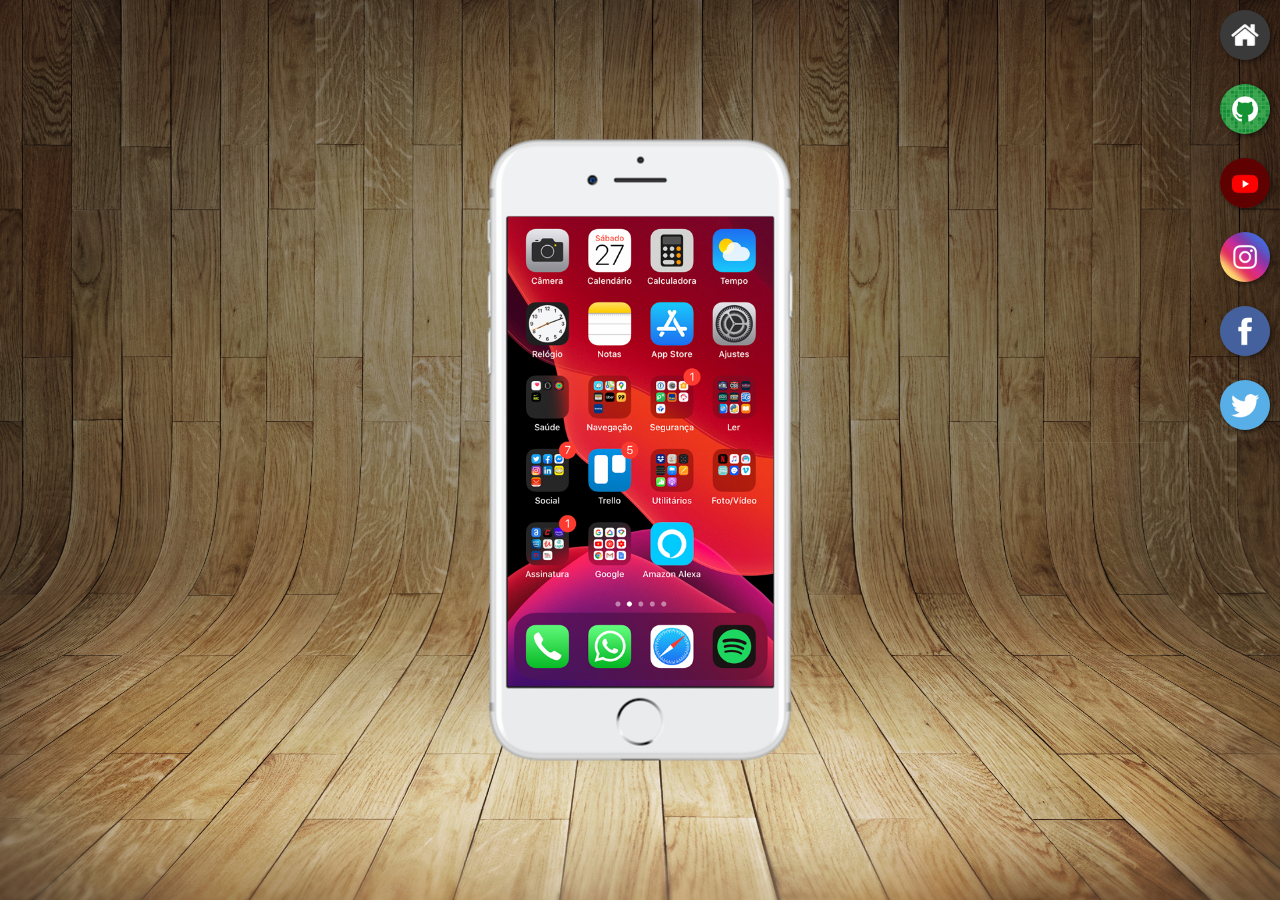
<file: index.html>
<!DOCTYPE html>
<html lang="pt-br">
<head>
    <meta charset="UTF-8">
    <meta name="viewport" content="width=device-width, initial-scale=1.0">
    <title>Projeto Redes Sociais</title>
    <link rel="shortcut icon" href="favicon.ico" type="image/x-icon">
    <link rel="stylesheet" href="estilos/style.css">
</head>
<body>
    <main>
        <section id="telefone">
            <iframe src="home.html" name="tela" id="tela" frameborder="0"></iframe>
        </section>

        <section id="redes-sociais">
            <a href="home.html" target="tela"><img src="imagens/logo-home.jpg" alt="logo-home"></a><br>
            <a href="github.html" target="tela"><img src="imagens/logo-github.jpg" alt="logo-github"></a><br>
            <a href="youtube.html" target="tela"><img src="imagens/logo-youtube.jpg" alt="logo-youtube"></a><br>
            <a href="instagram.html" target="tela"><img src="imagens/logo-instagram.jpg" alt="logo-instagram"></a><br>
            <a href="facebook.html" target="tela"><img src="imagens/logo-facebook.jpg" alt="logo-facebook"></a><br>
            <a href="twitter.html" target="tela"><img src="imagens/logo-twitter.jpg" alt="logo-twitter"></a>
        </section>
    </main>
</body>
</html>
</file>
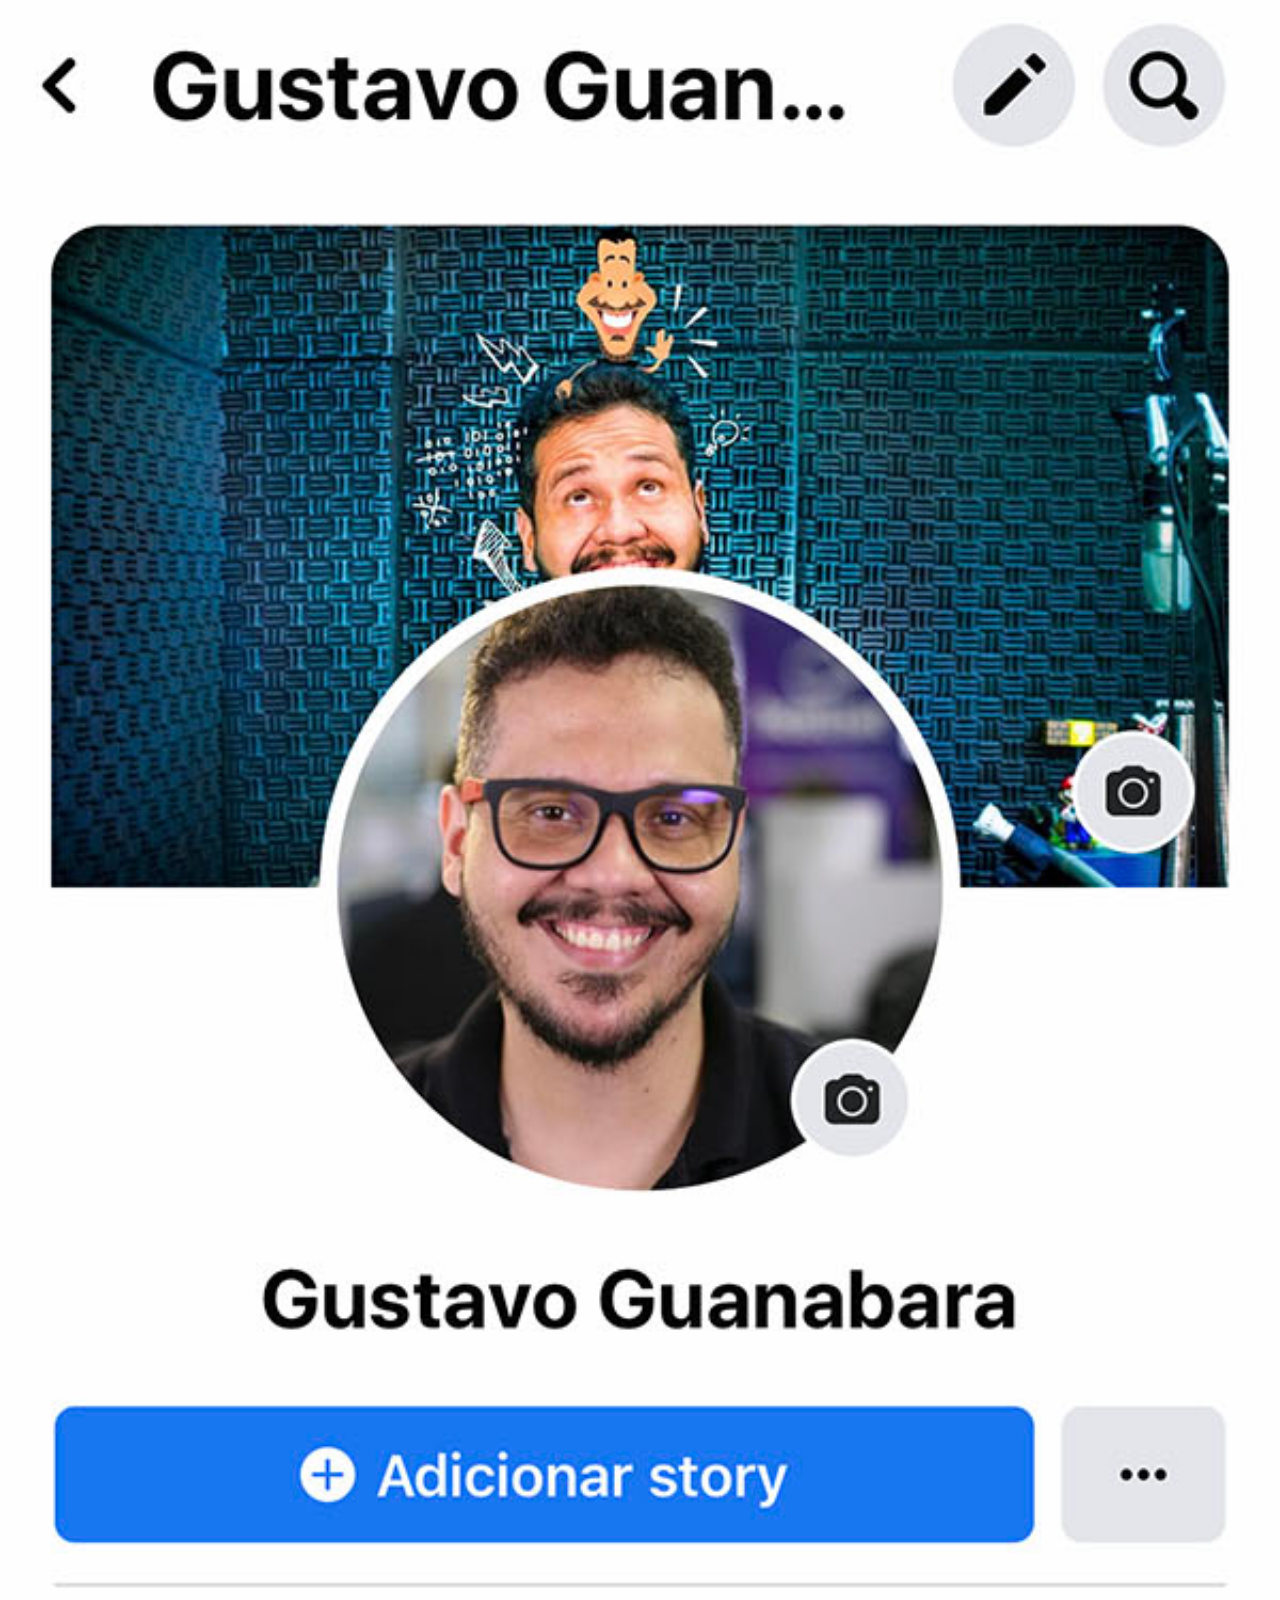
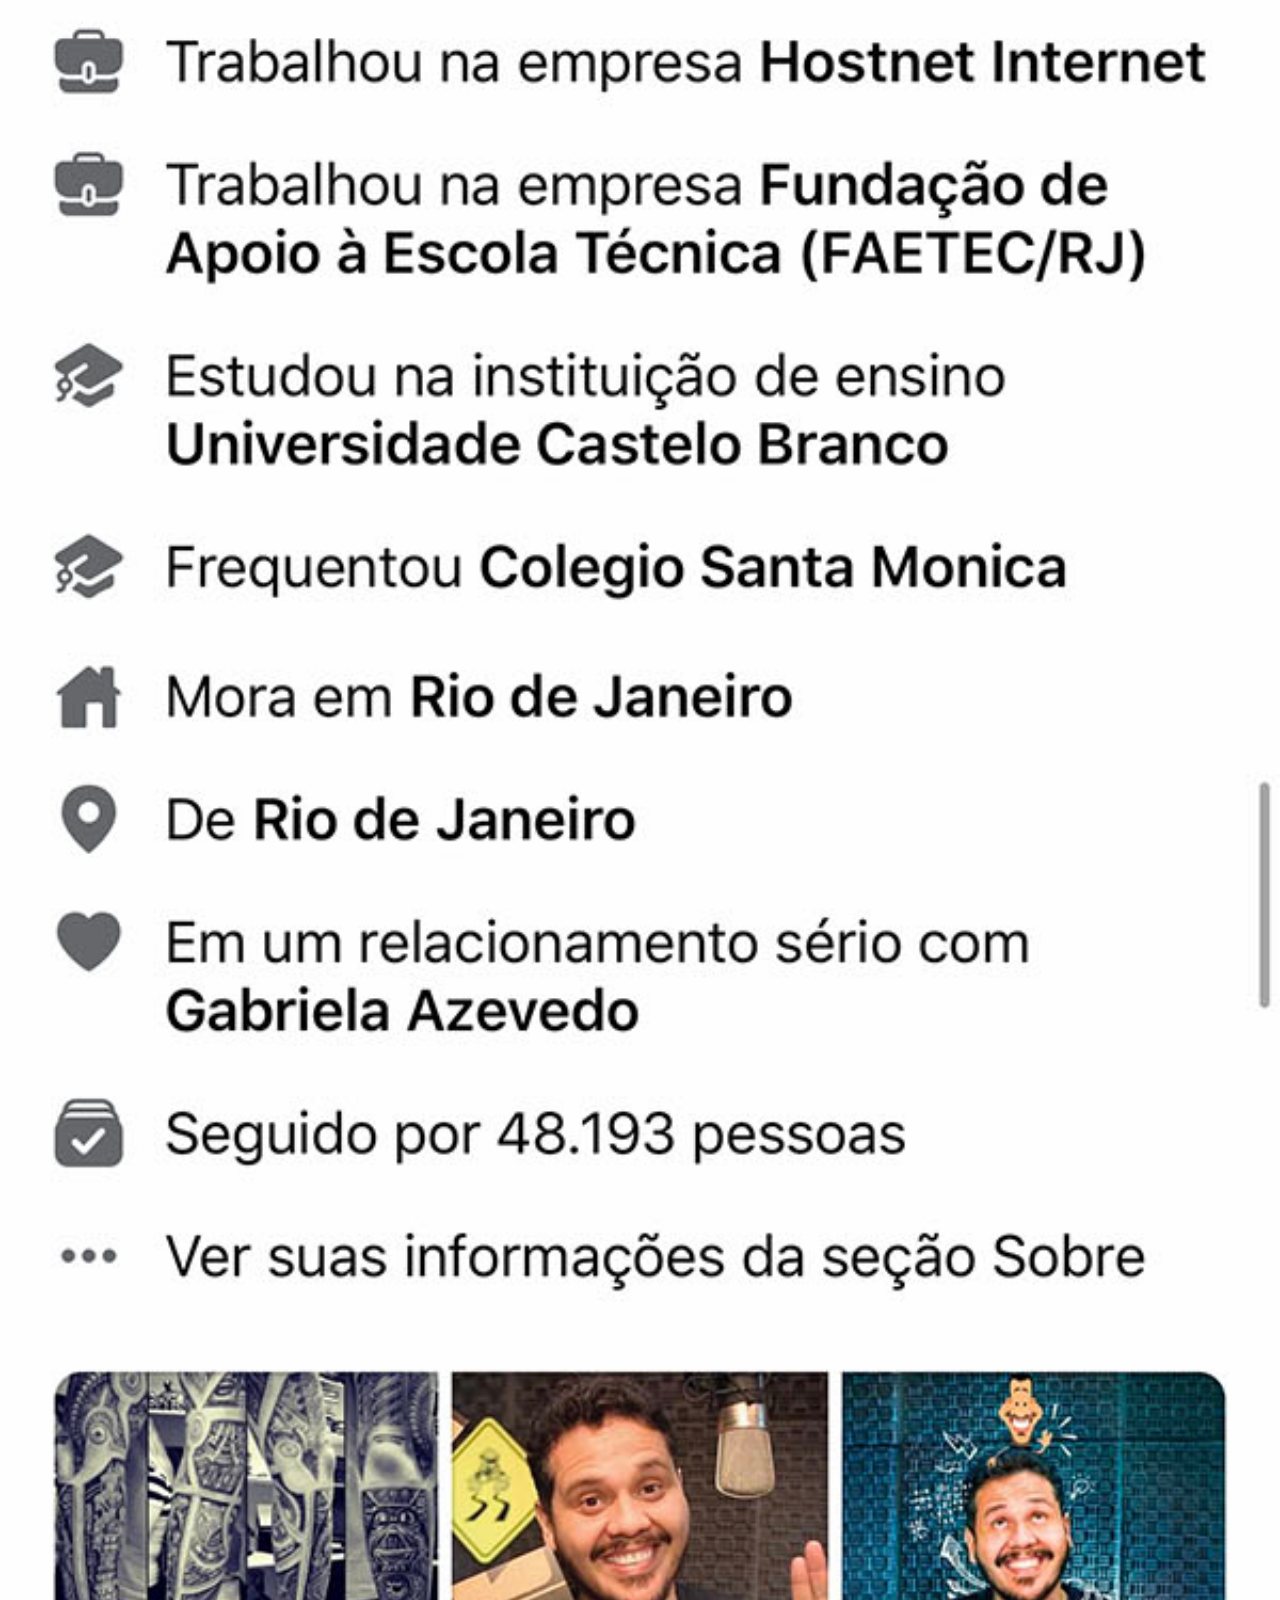
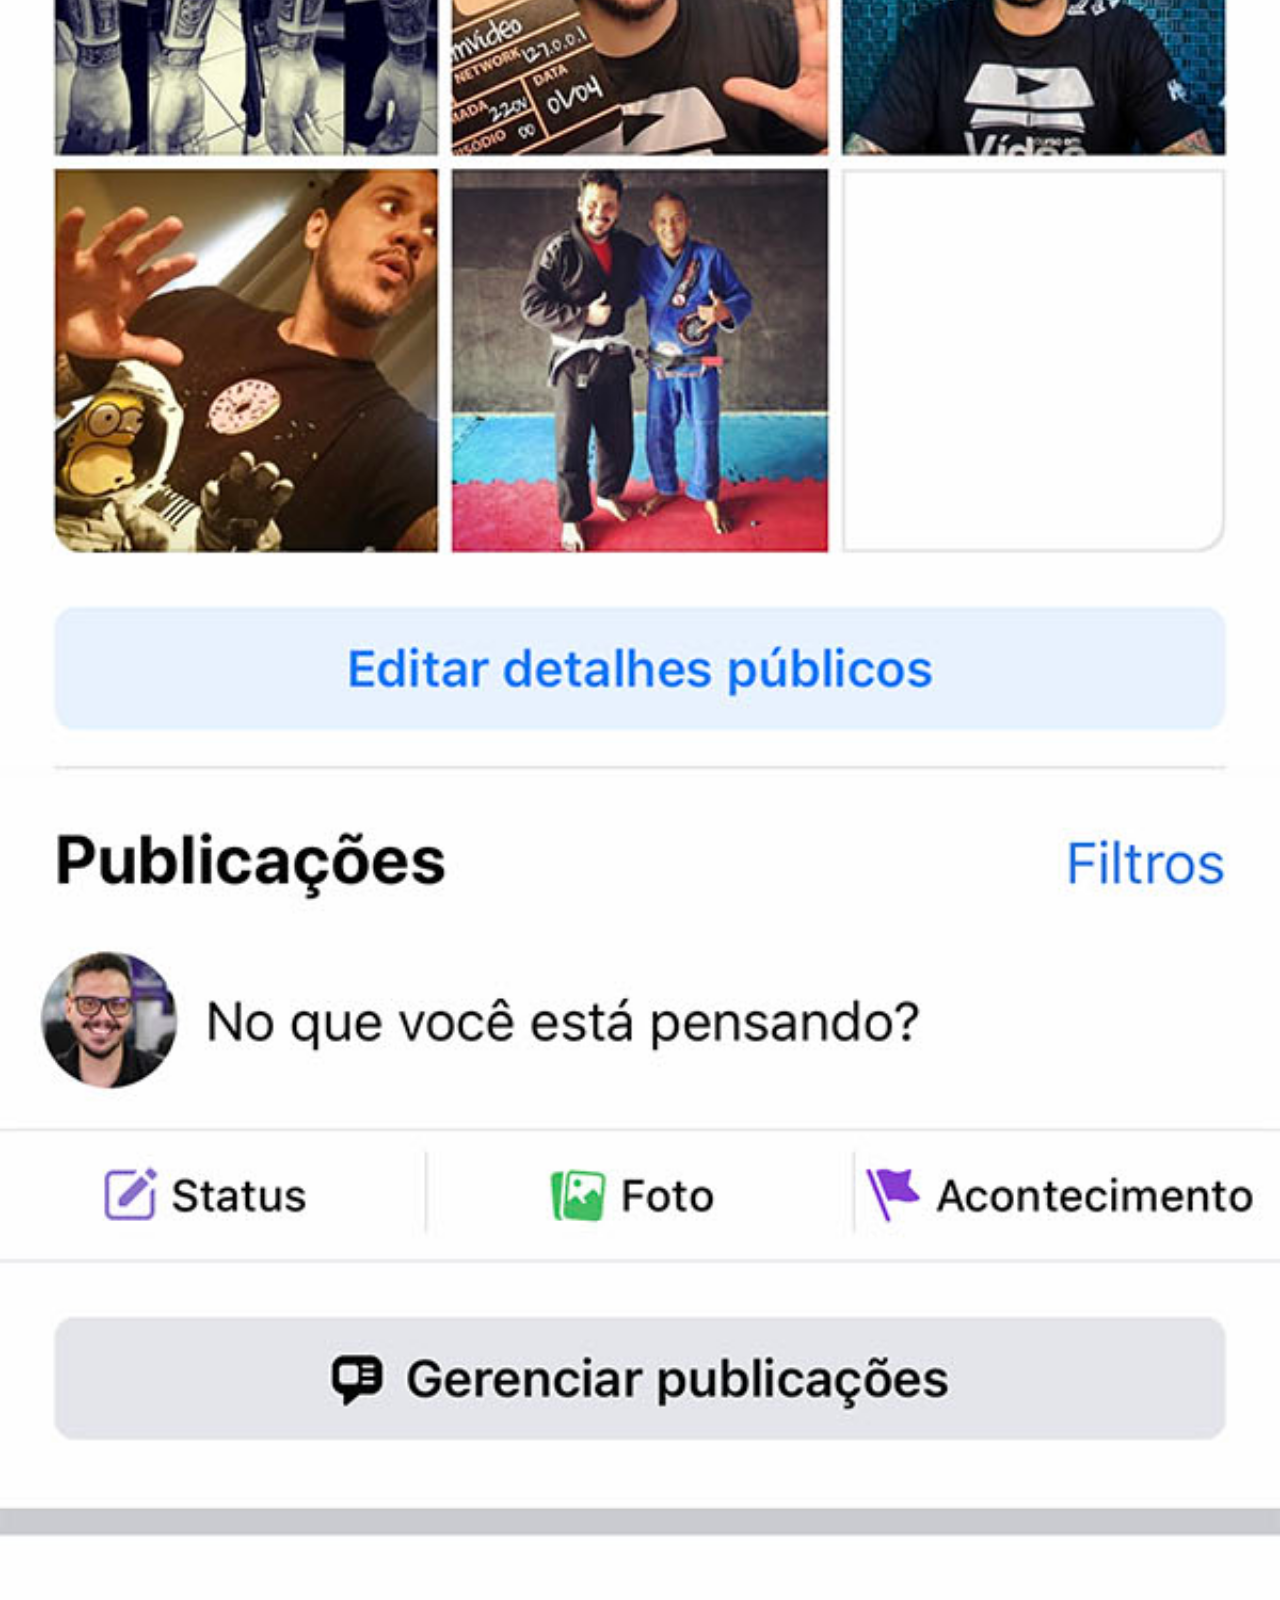
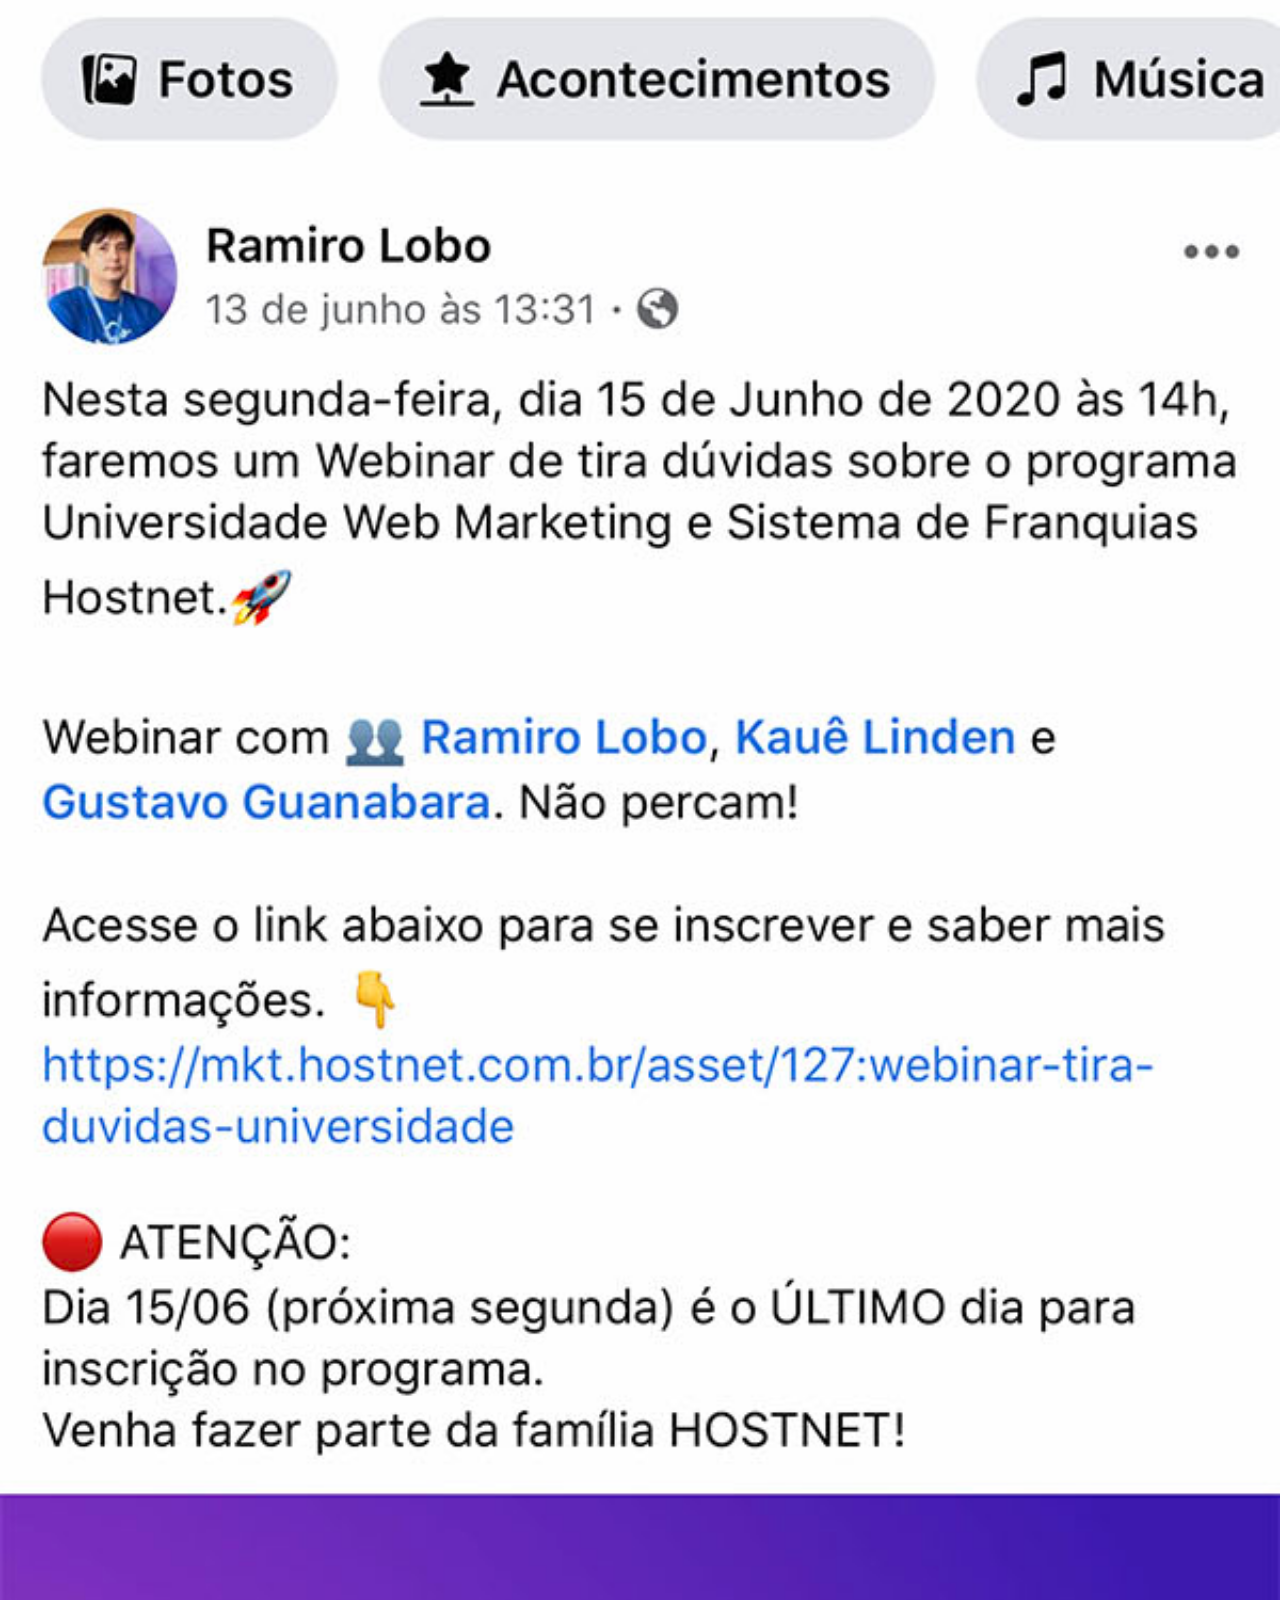
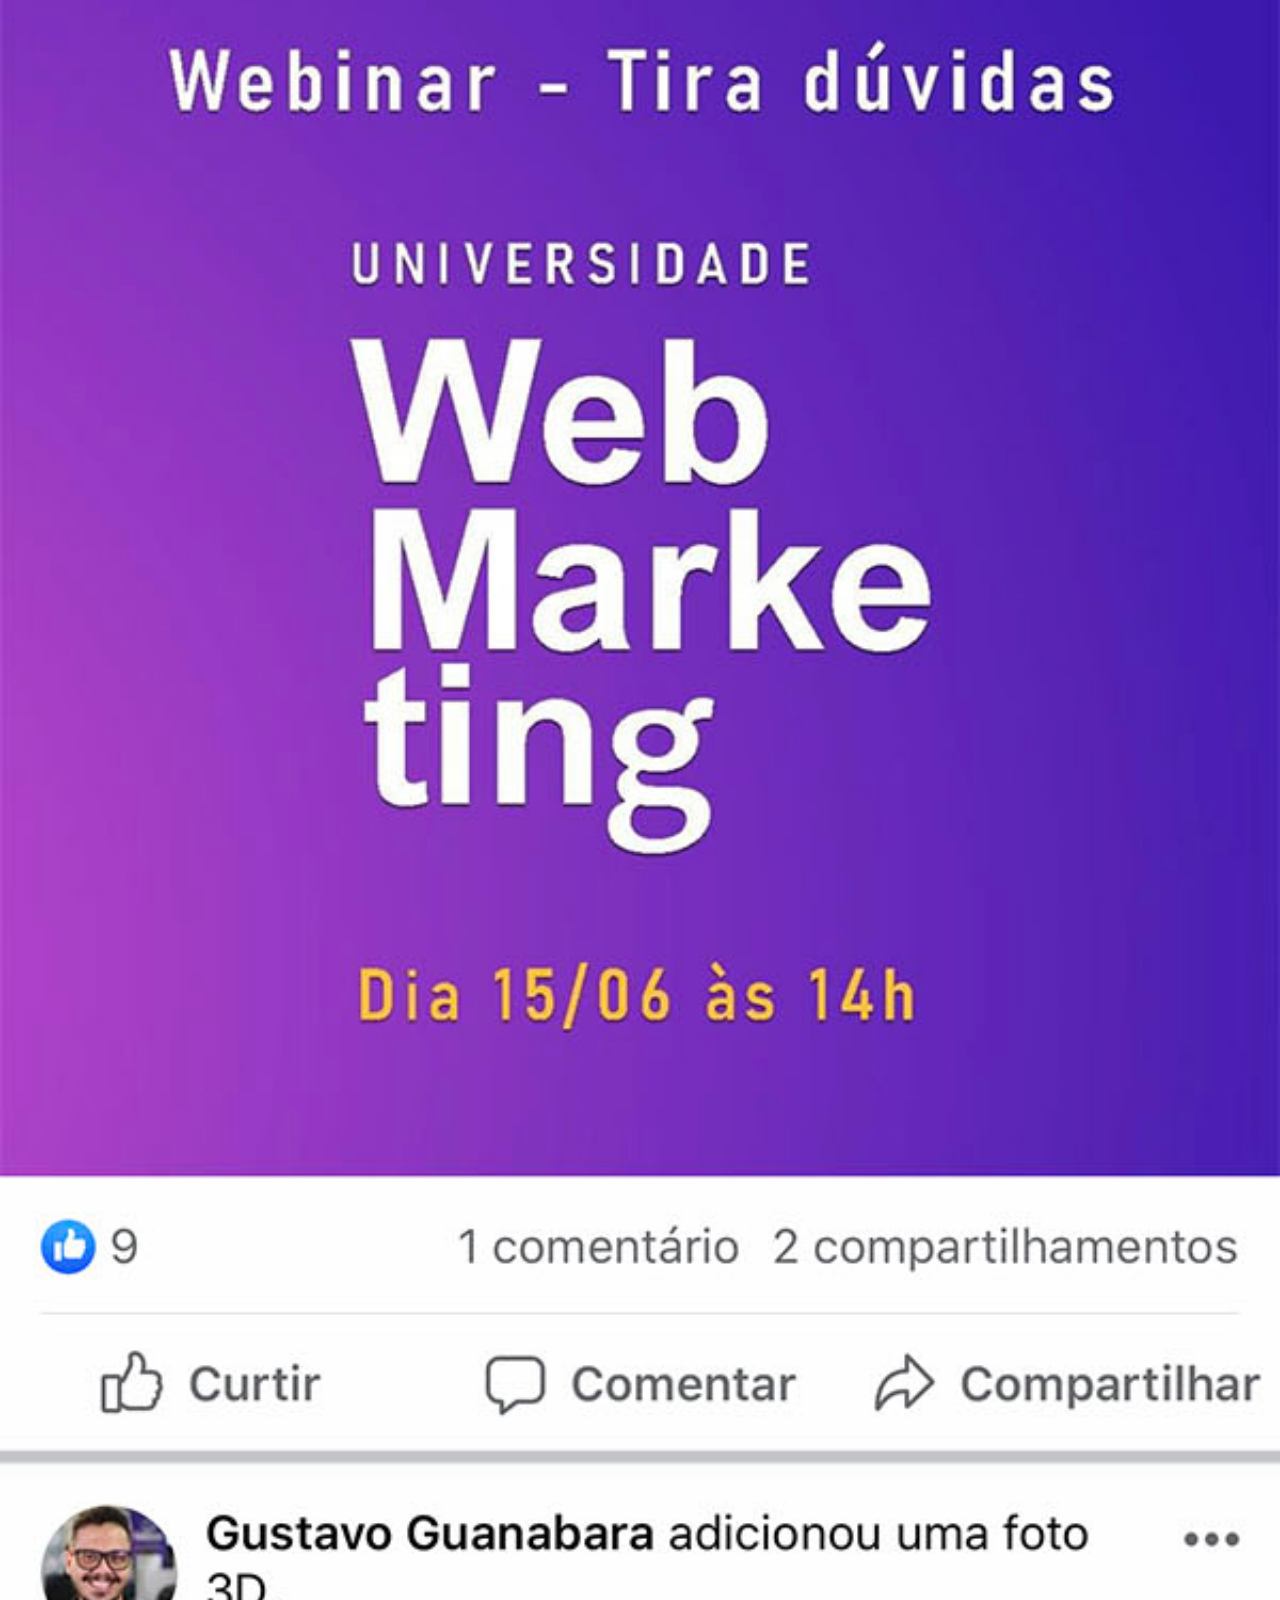
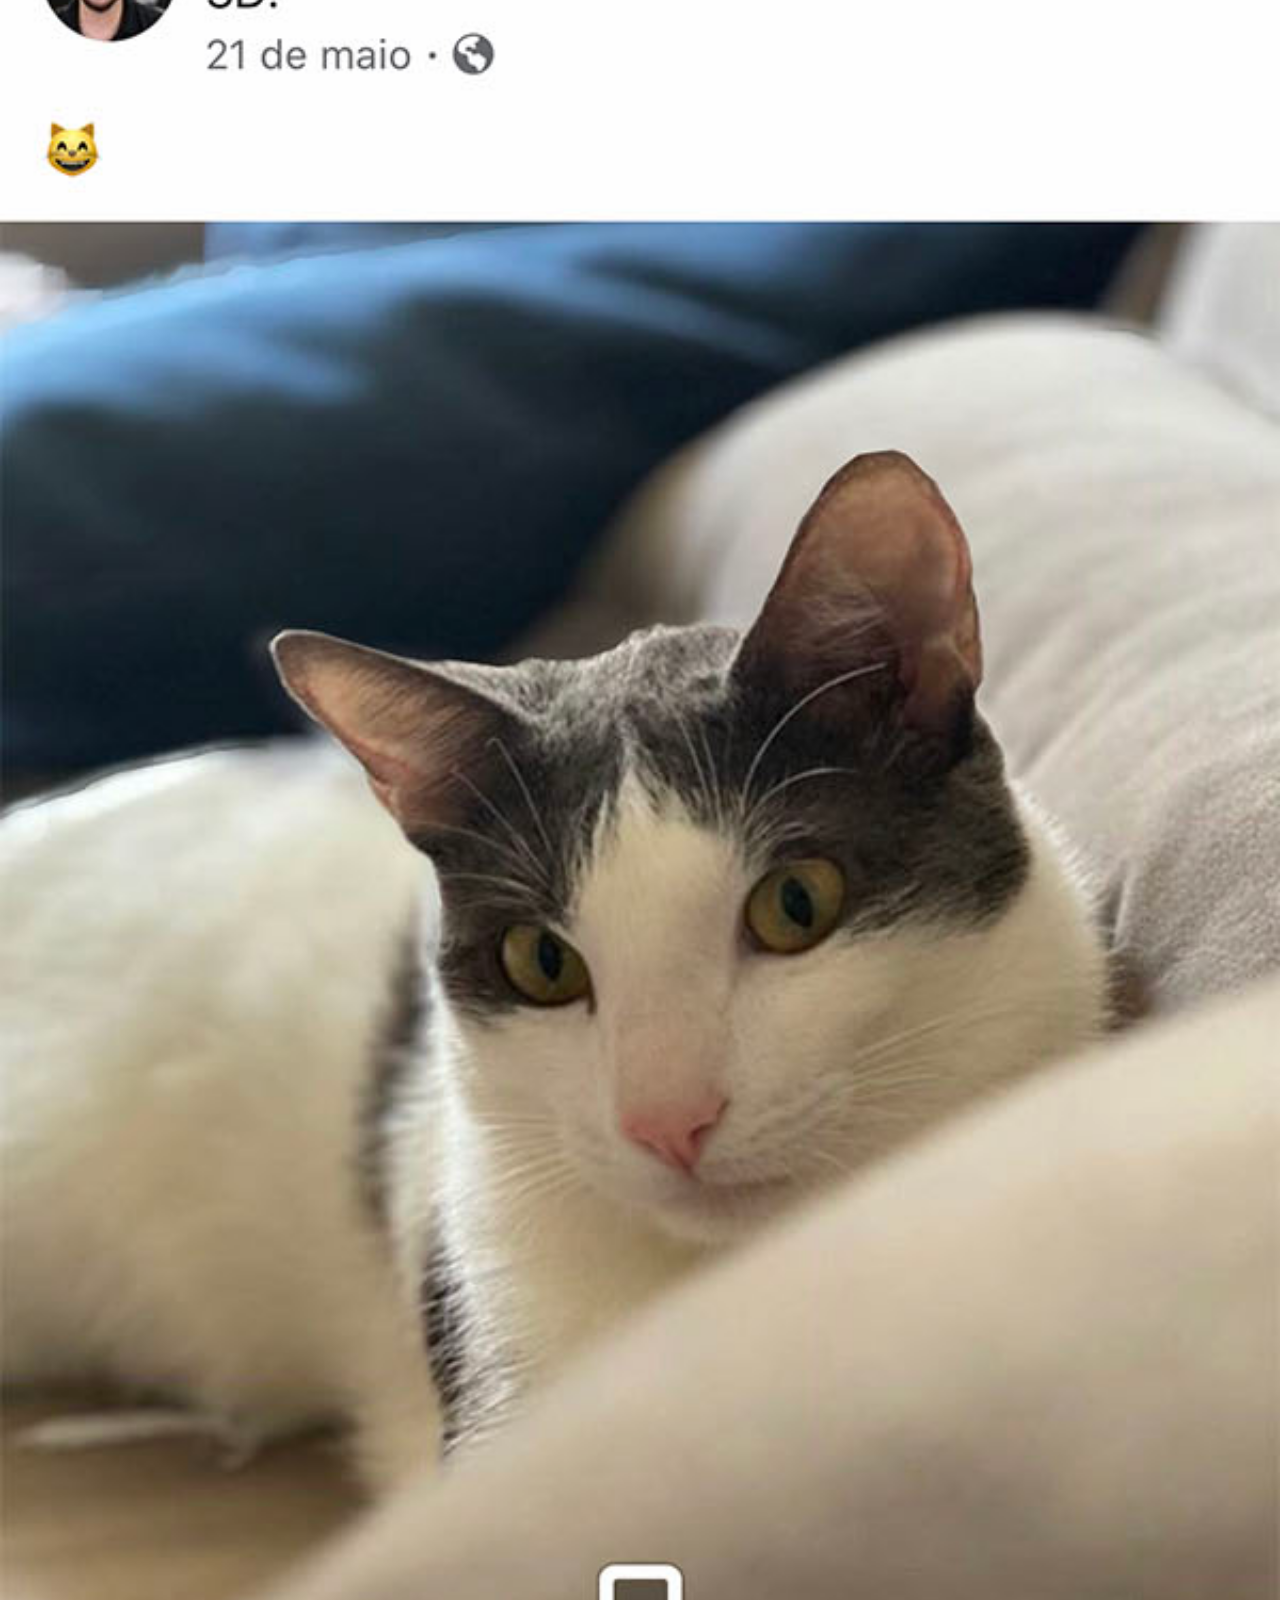
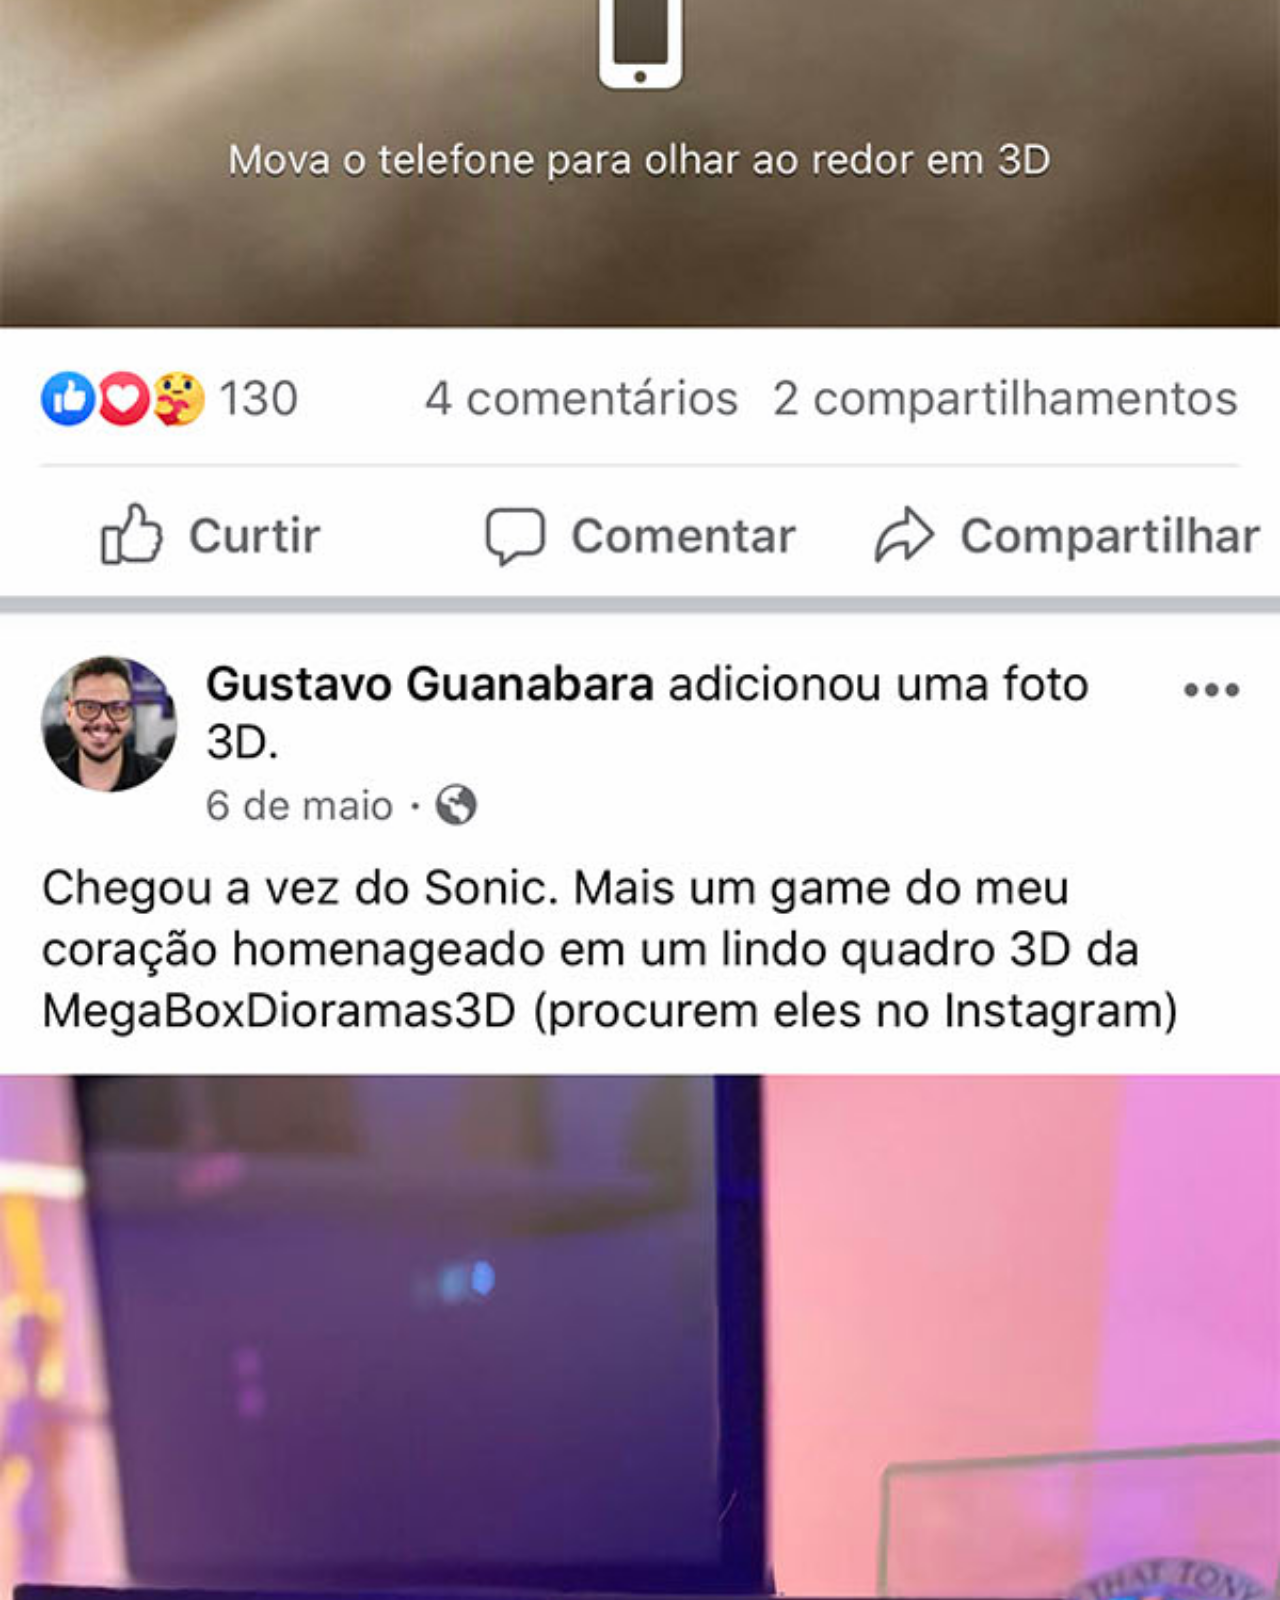
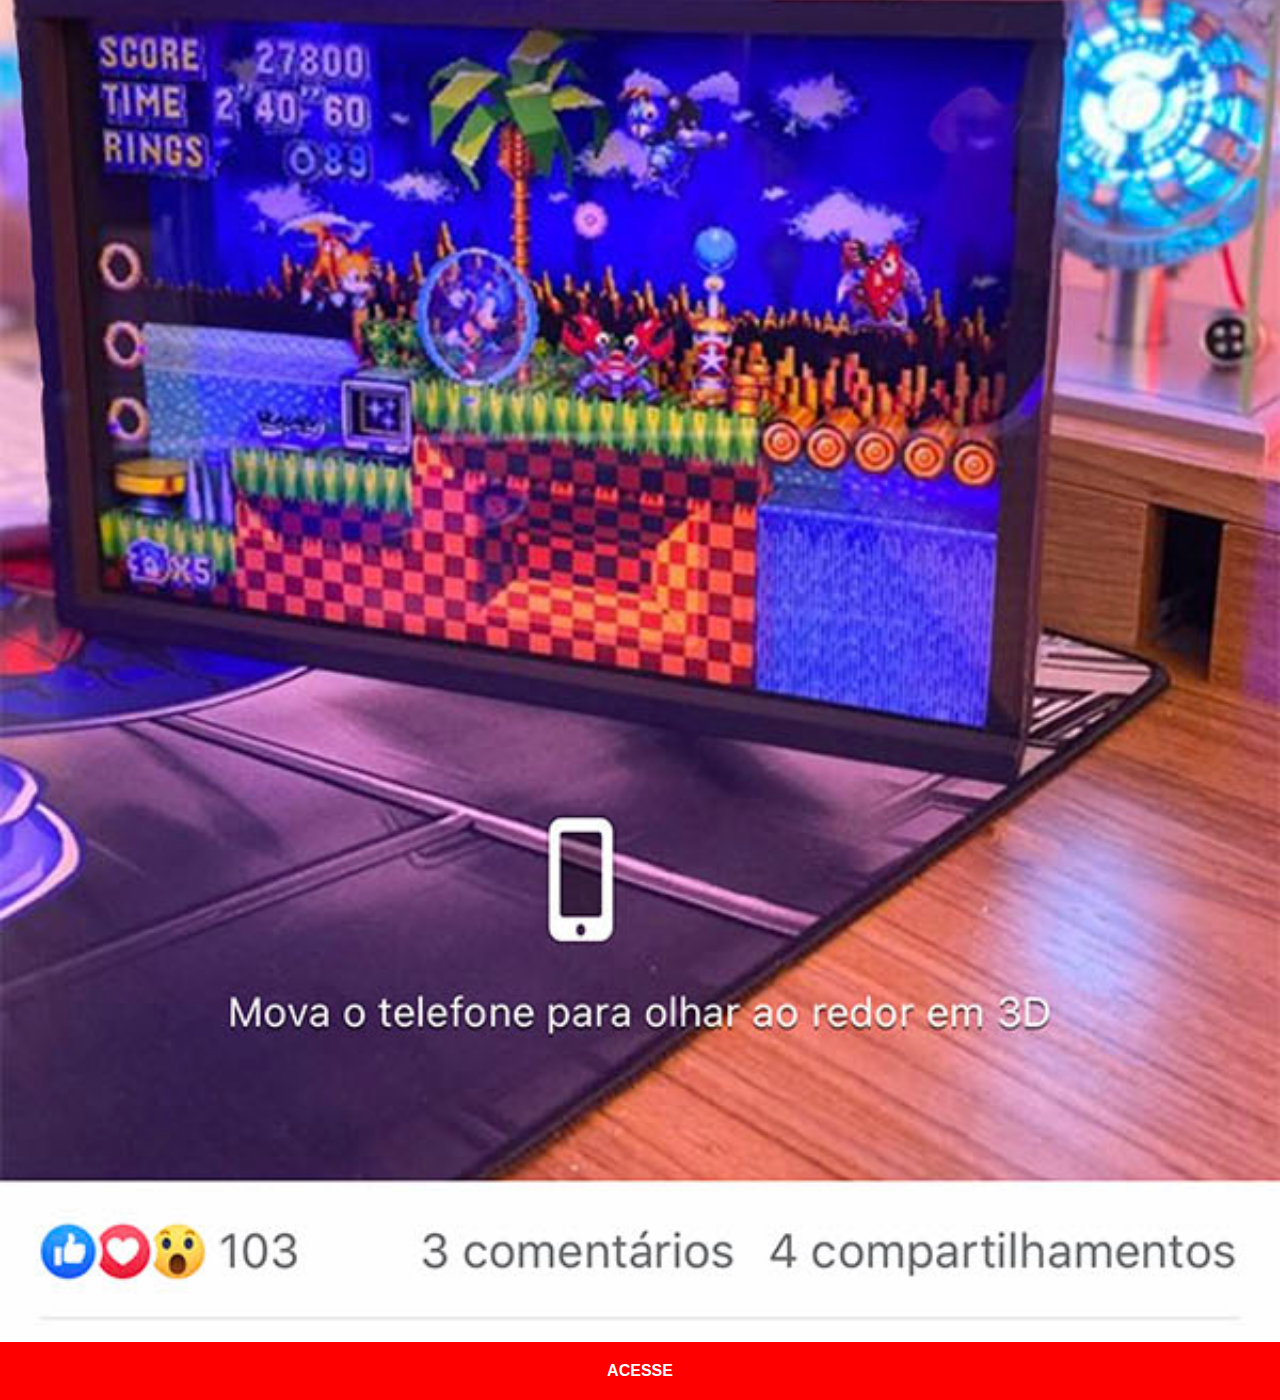
<file: facebook.html>
<!DOCTYPE html>
<html lang="pt-br">
<head>
    <meta charset="UTF-8">
    <meta name="viewport" content="width=device-width, initial-scale=1.0">
    <title>Facebook</title>
    <link rel="stylesheet" href="estilos/social.css">
</head>
<body>
    <img src="imagens/tela-facebook.jpg" alt="tela-facebook">
    <a href="https://www.facebook.com/gustavoguanabara/?locale=pt_BR" target="_blank">ACESSE</a>
</body>
</html>
</file>
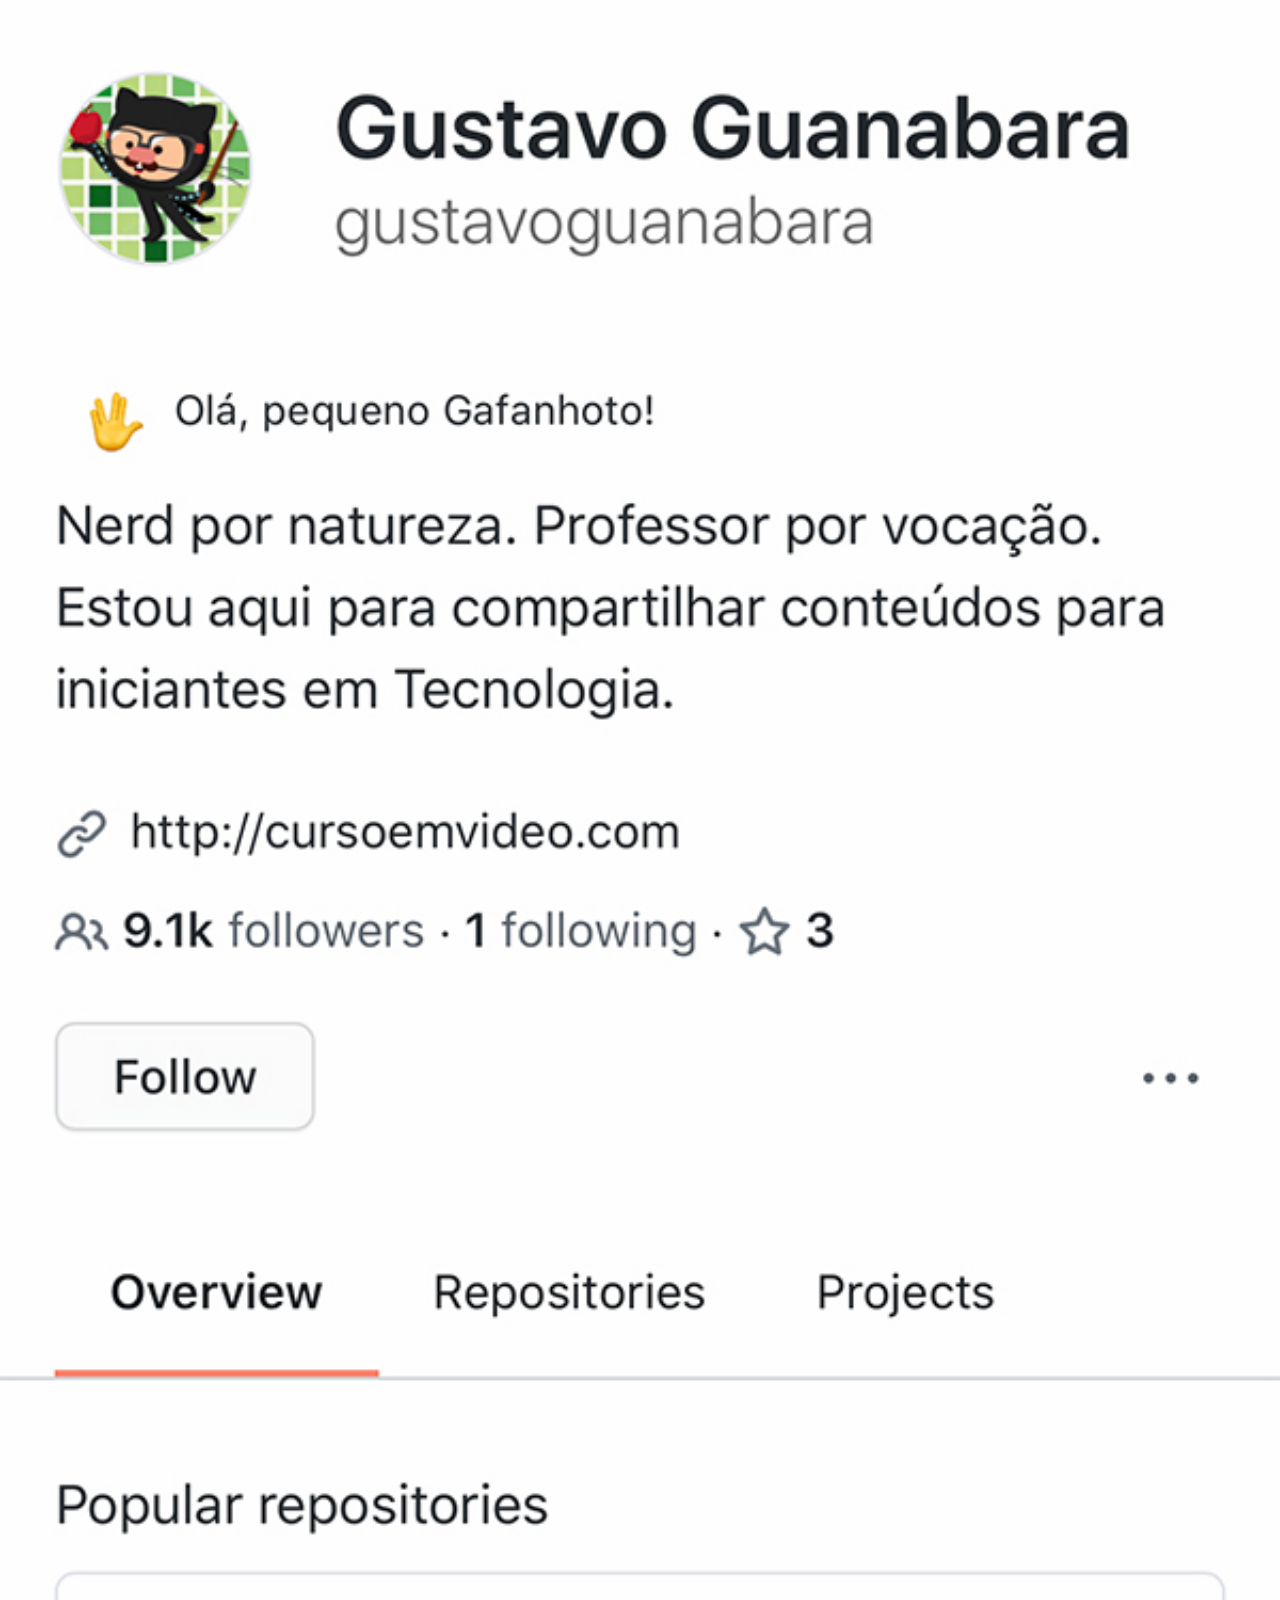
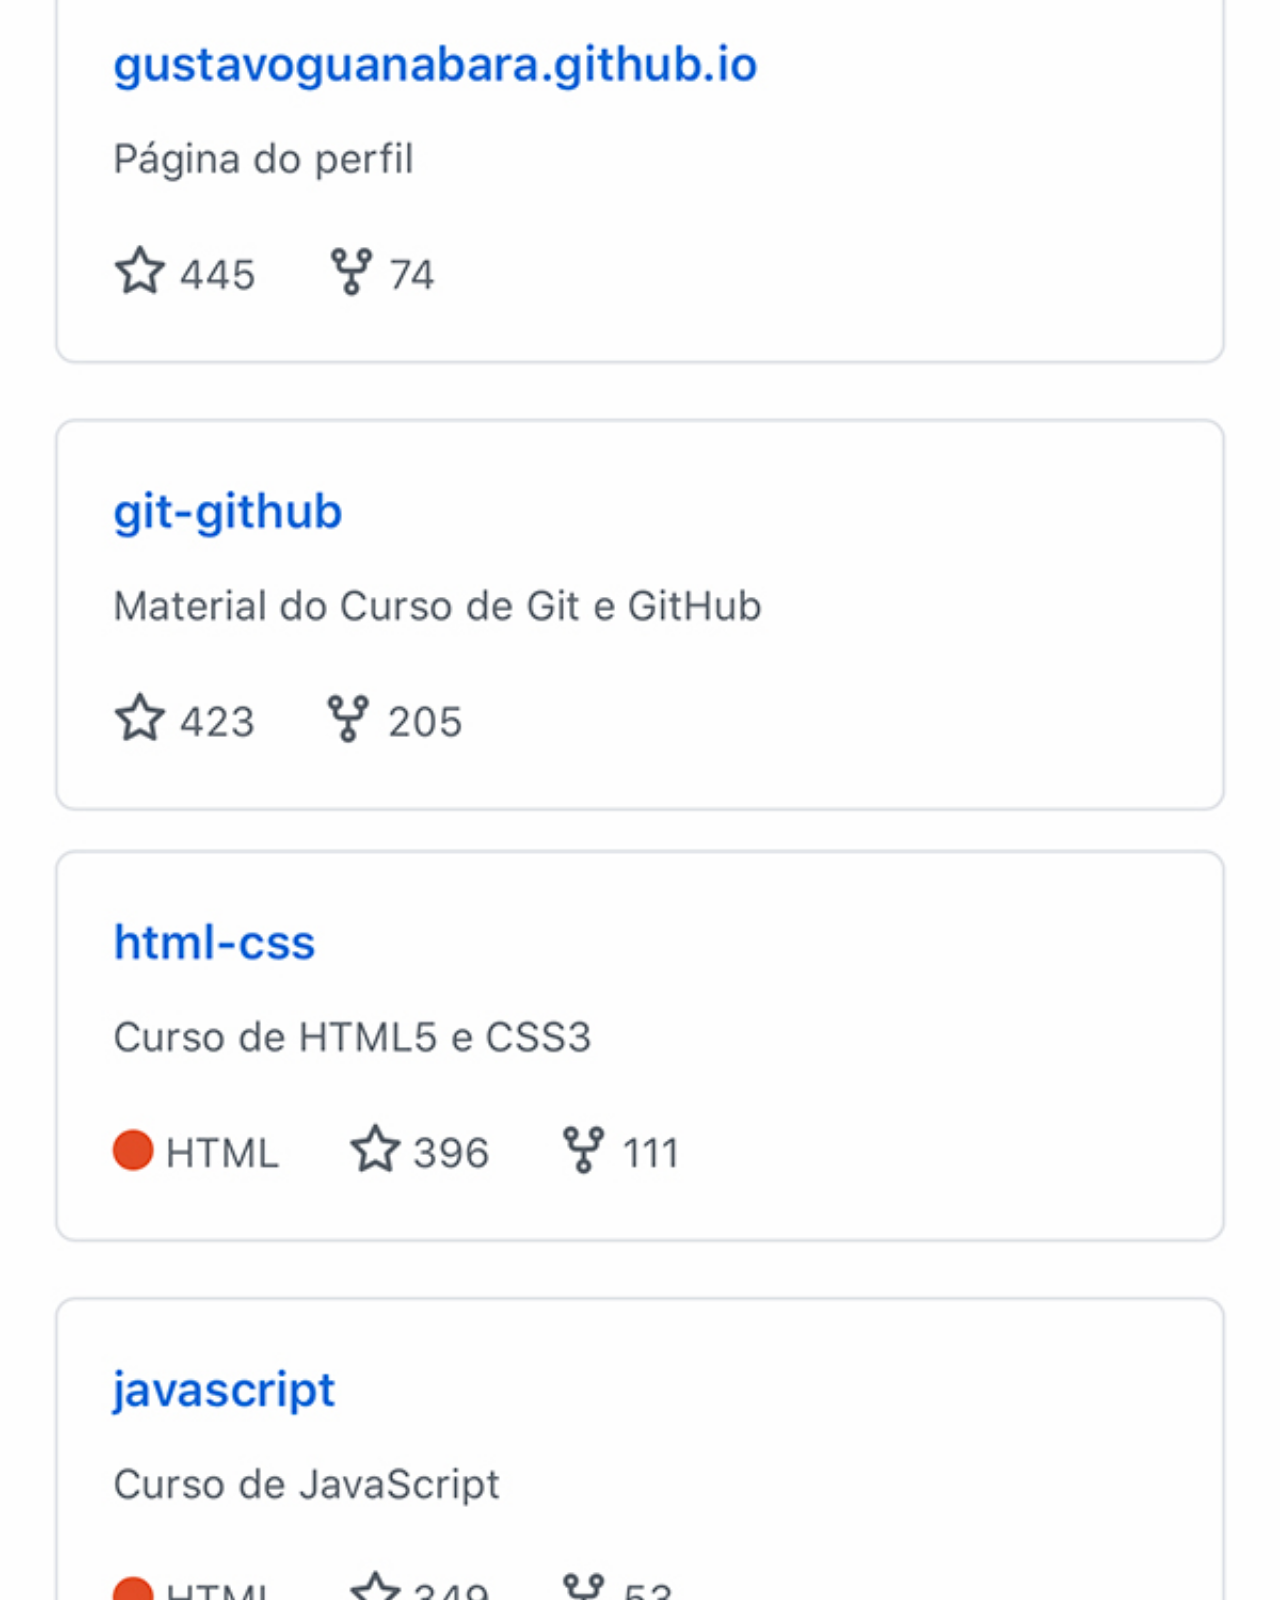
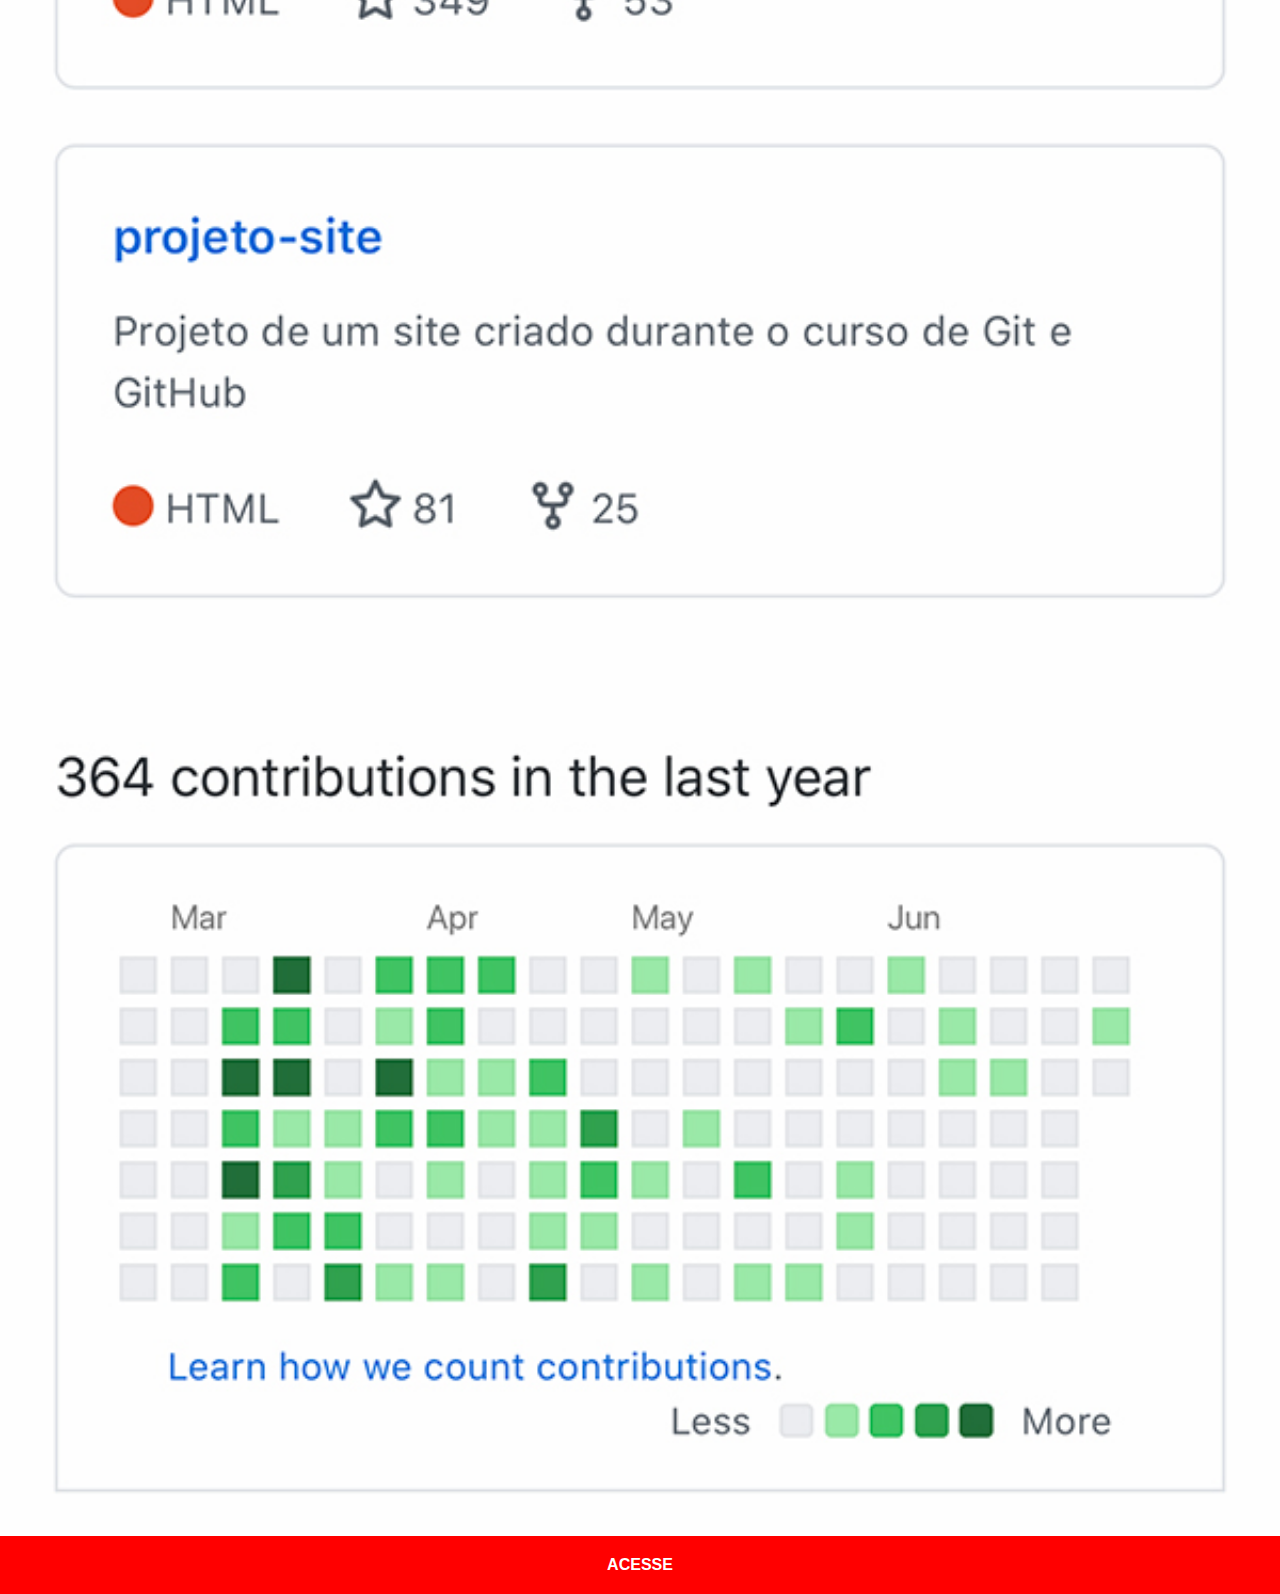
<file: github.html>
<!DOCTYPE html>
<html lang="pt-br">
<head>
    <meta charset="UTF-8">
    <meta name="viewport" content="width=device-width, initial-scale=1.0">
    <title>GitHub</title>
    <link rel="stylesheet" href="estilos/social.css">
</head>
<body>
    <img src="imagens/tela-github.jpg" alt="tela-github">
    <a href="https://github.com/gustavoguanabara" target="_blank">ACESSE</a>
</body>
</html>
</file>
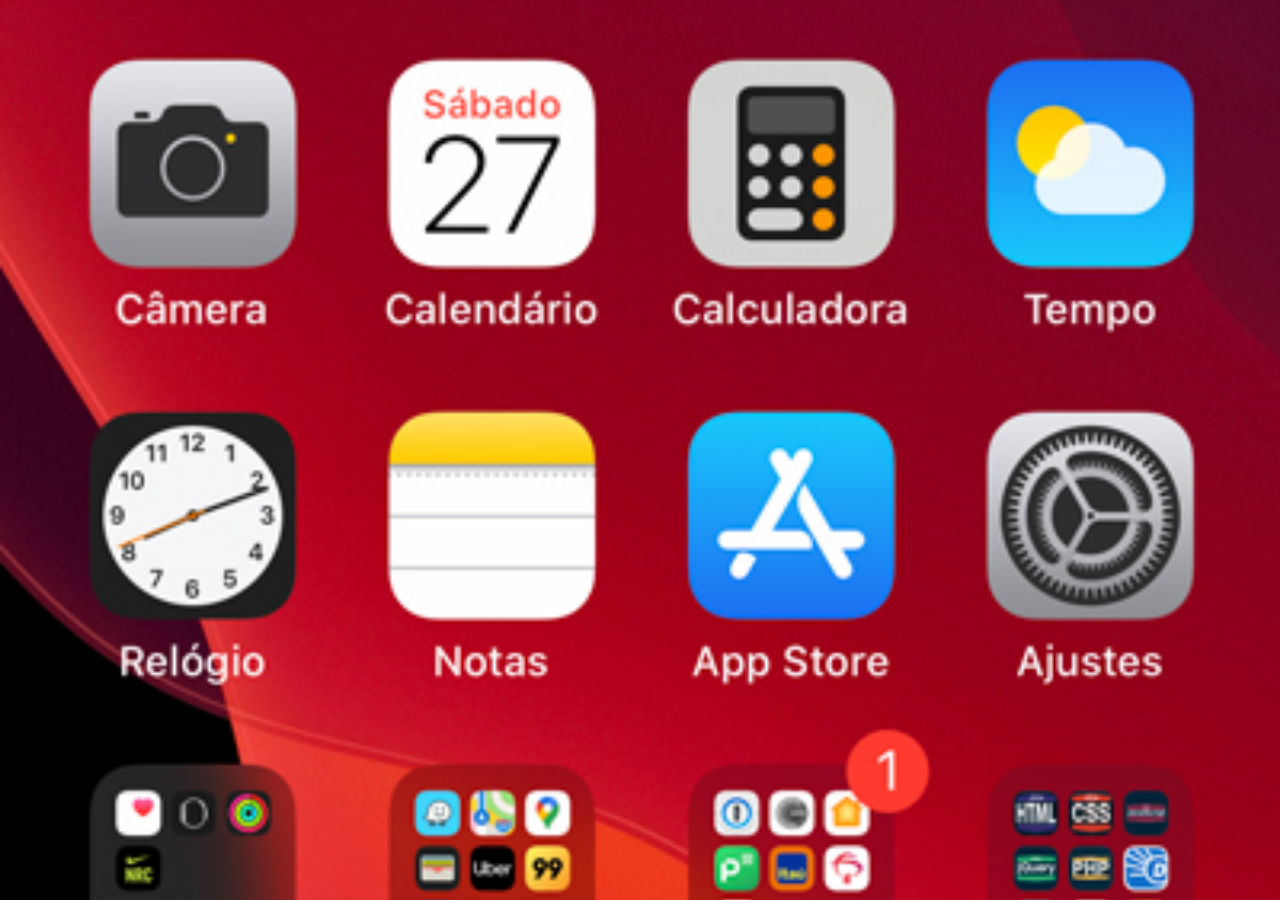
<file: home.html>
<!DOCTYPE html>
<html lang="pt-br">
<head>
    <meta charset="UTF-8">
    <meta name="viewport" content="width=device-width, initial-scale=1.0">
    <title>Home</title>
    <style>
        *{
            padding: 0px;
            margin: 0px;
        }

        body{
            height: 100vh;
            width: 100vw;
            
            background: url(imagens/tela-home.jpg) no-repeat top center;
            background-size: cover;
        }
    </style>
</head>
<body>
    
</body>
</html>
</file>
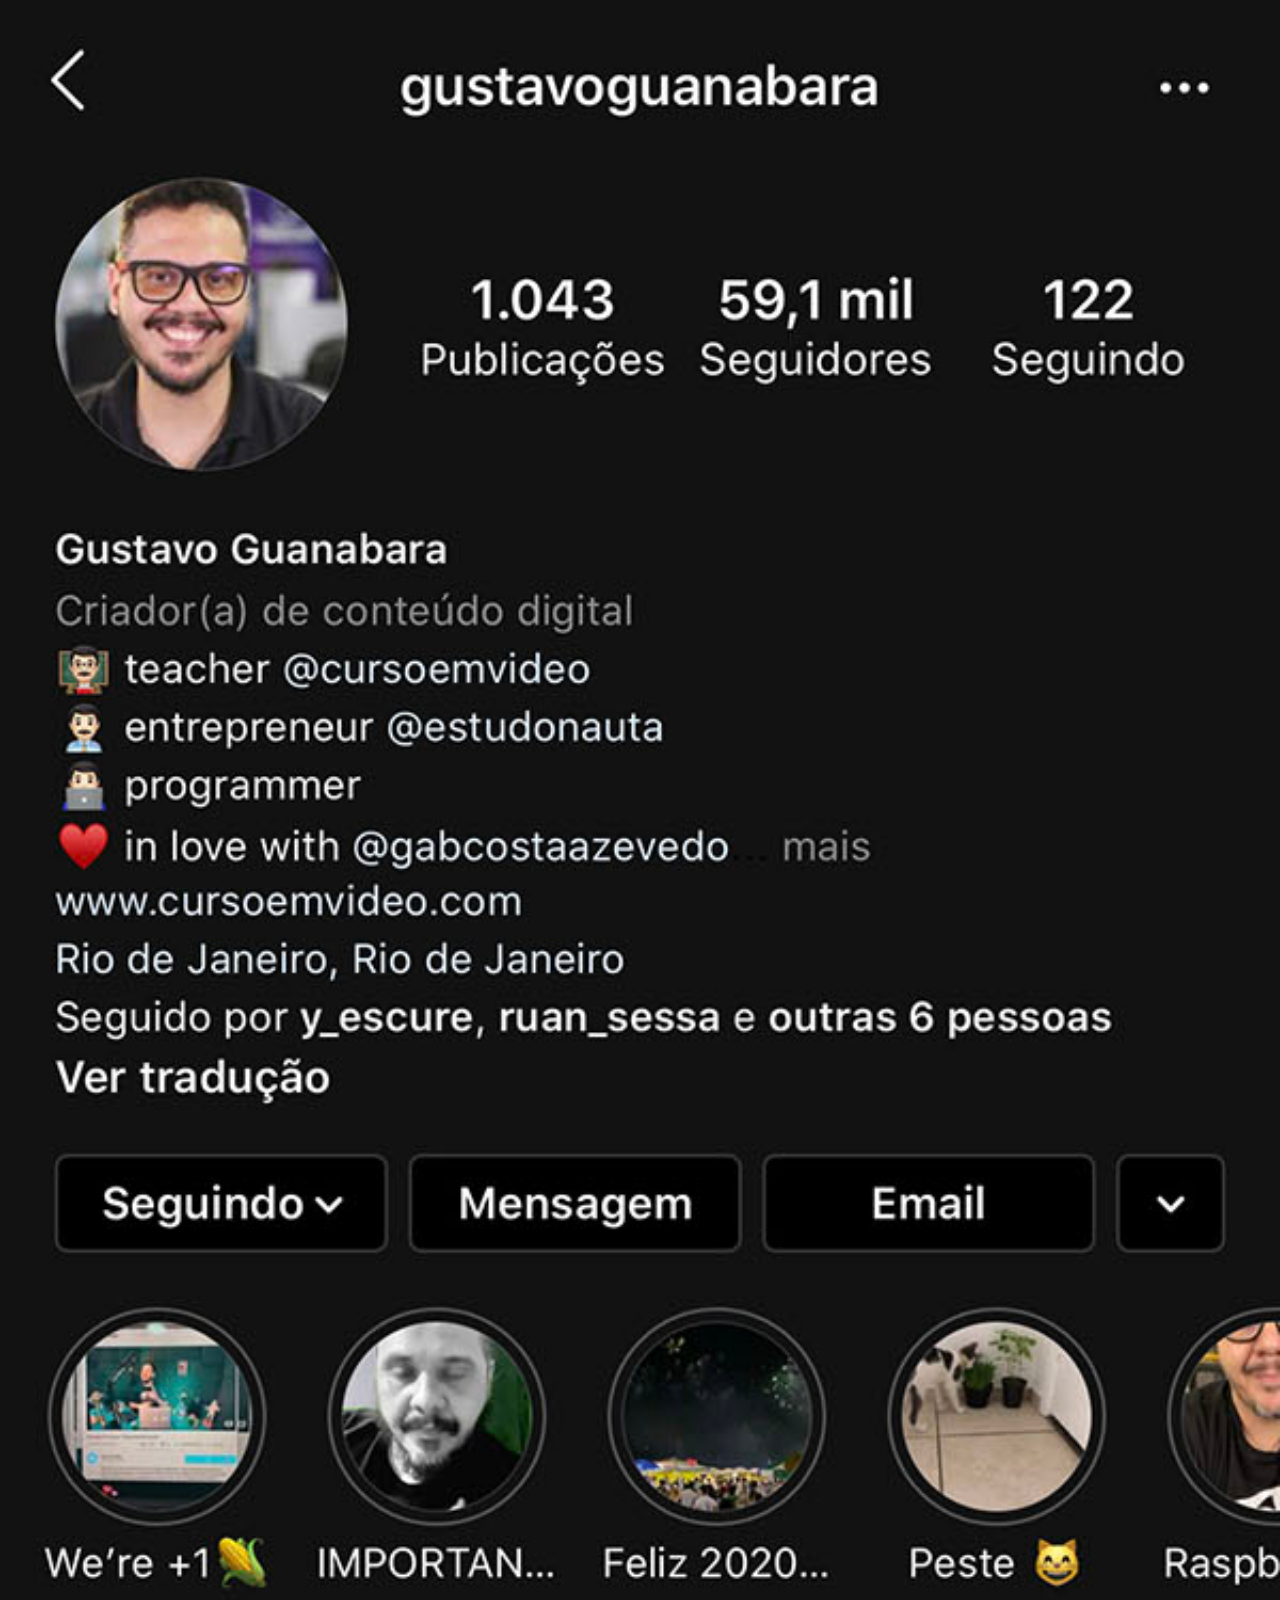
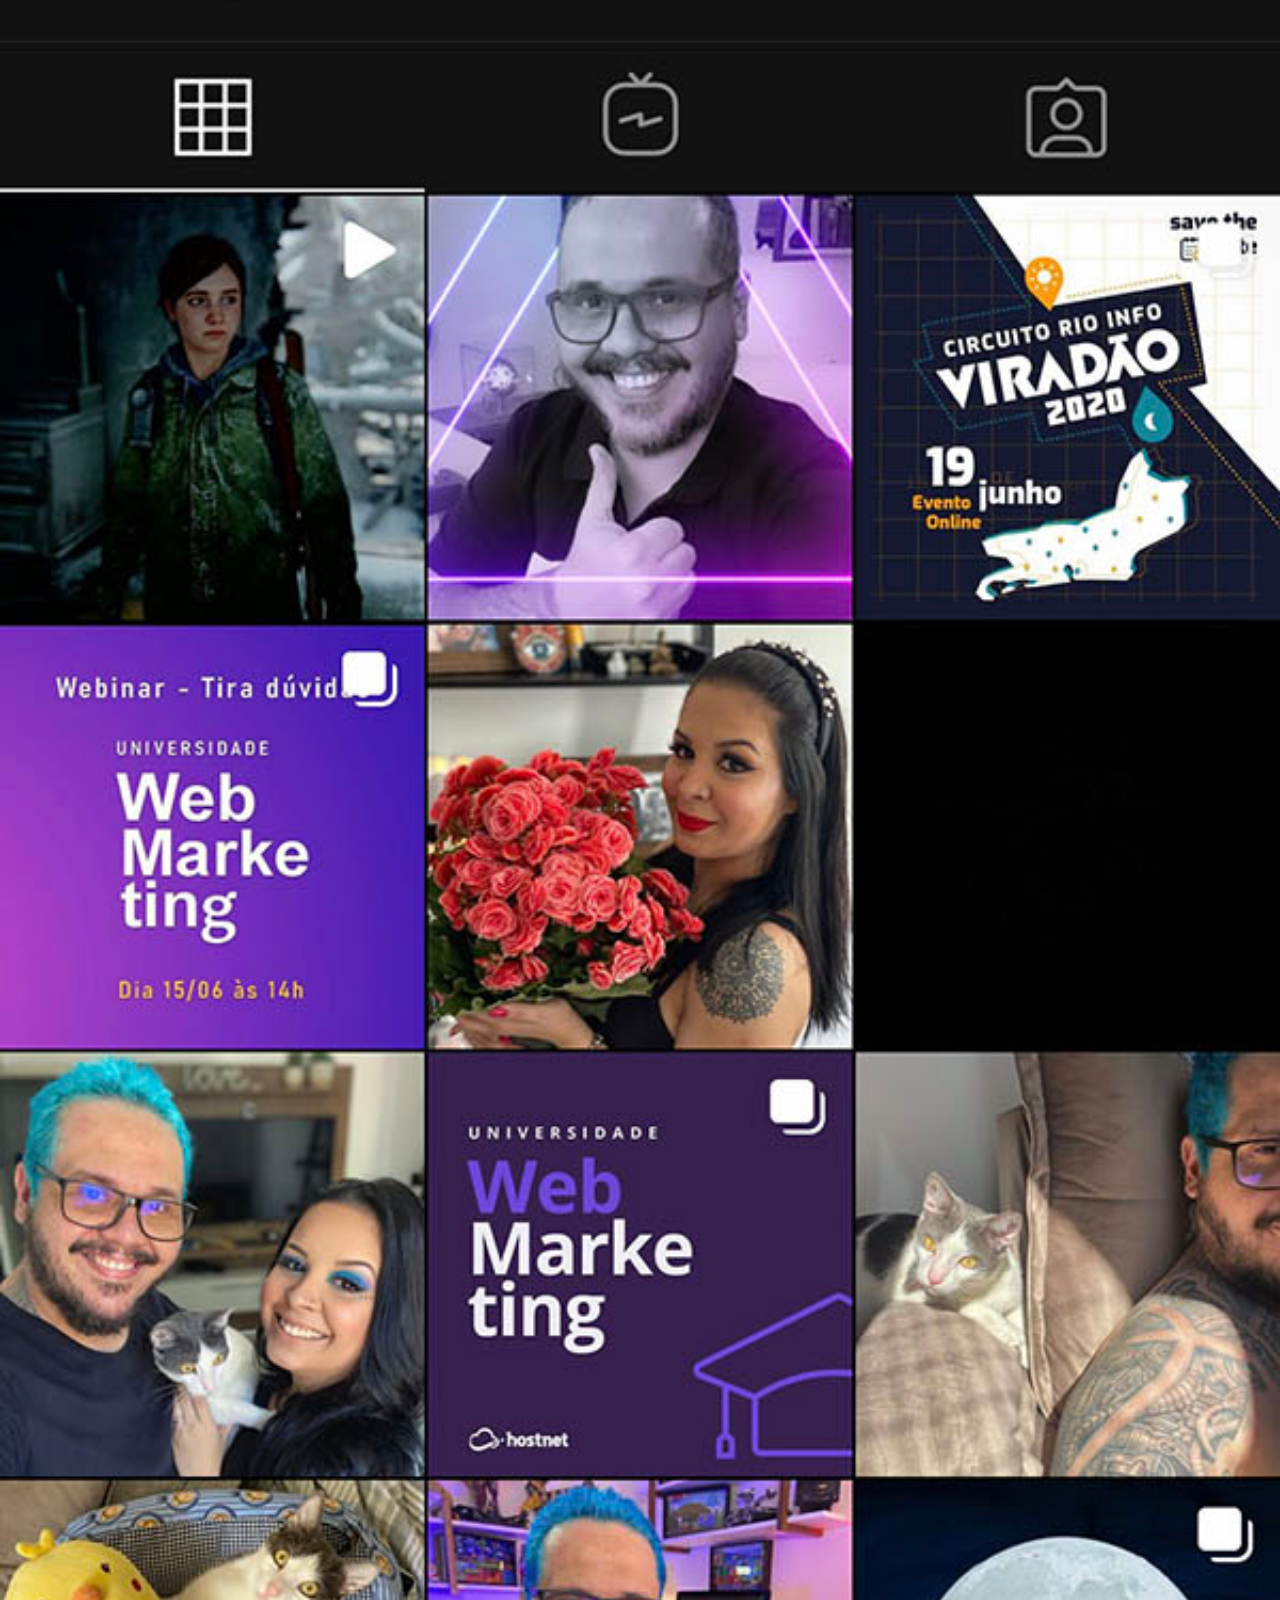
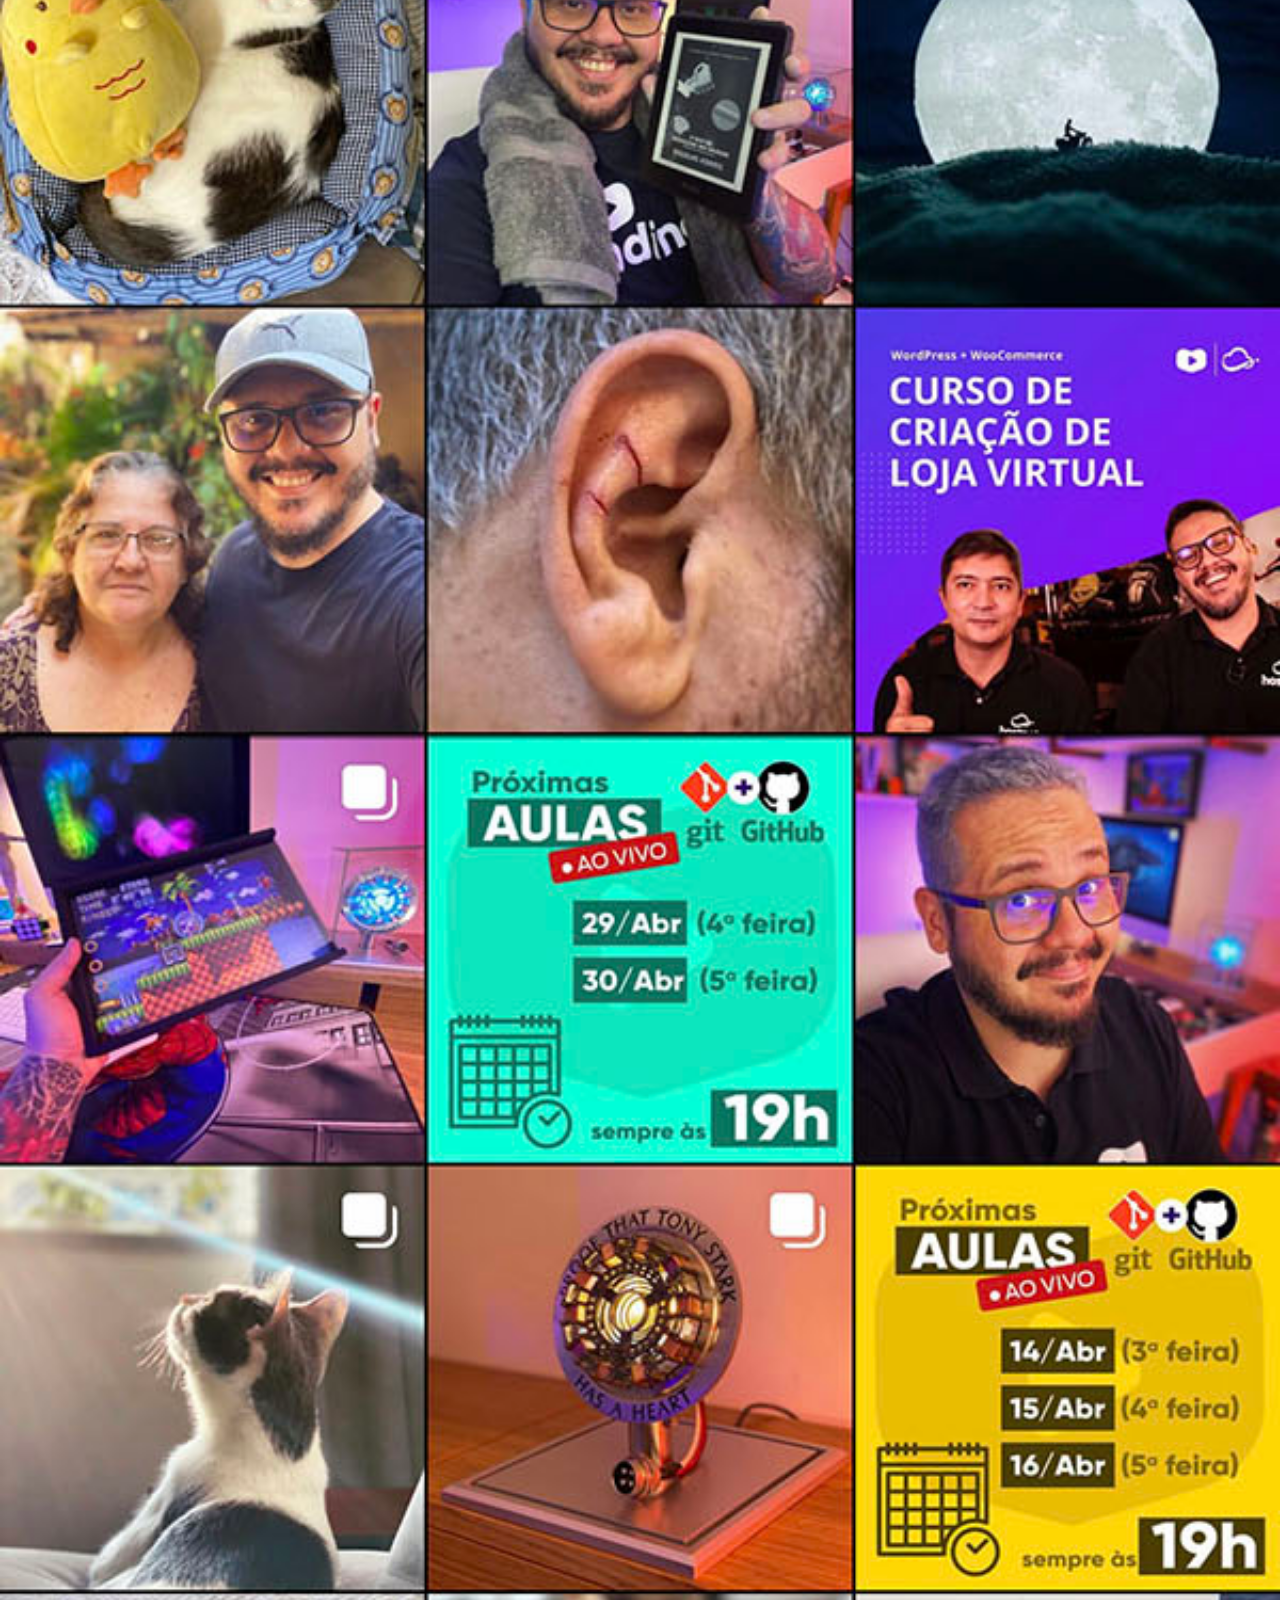
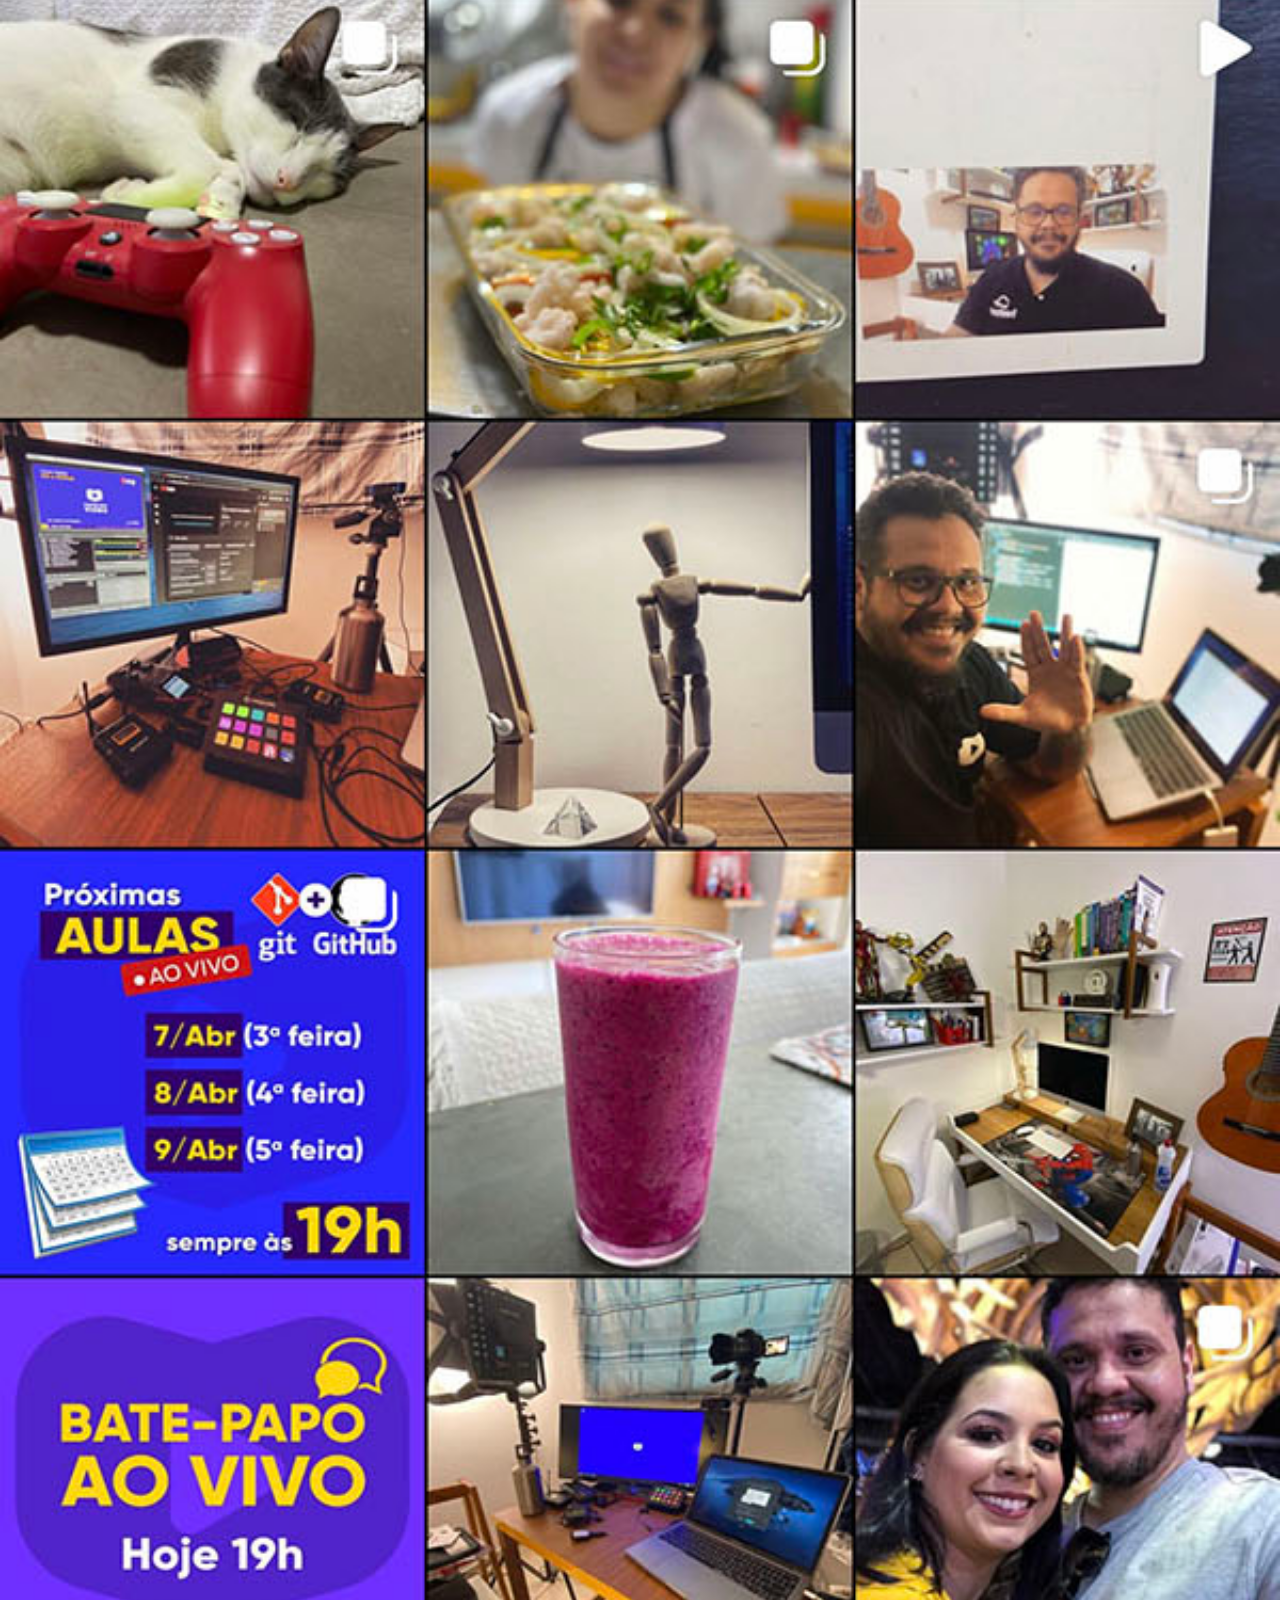
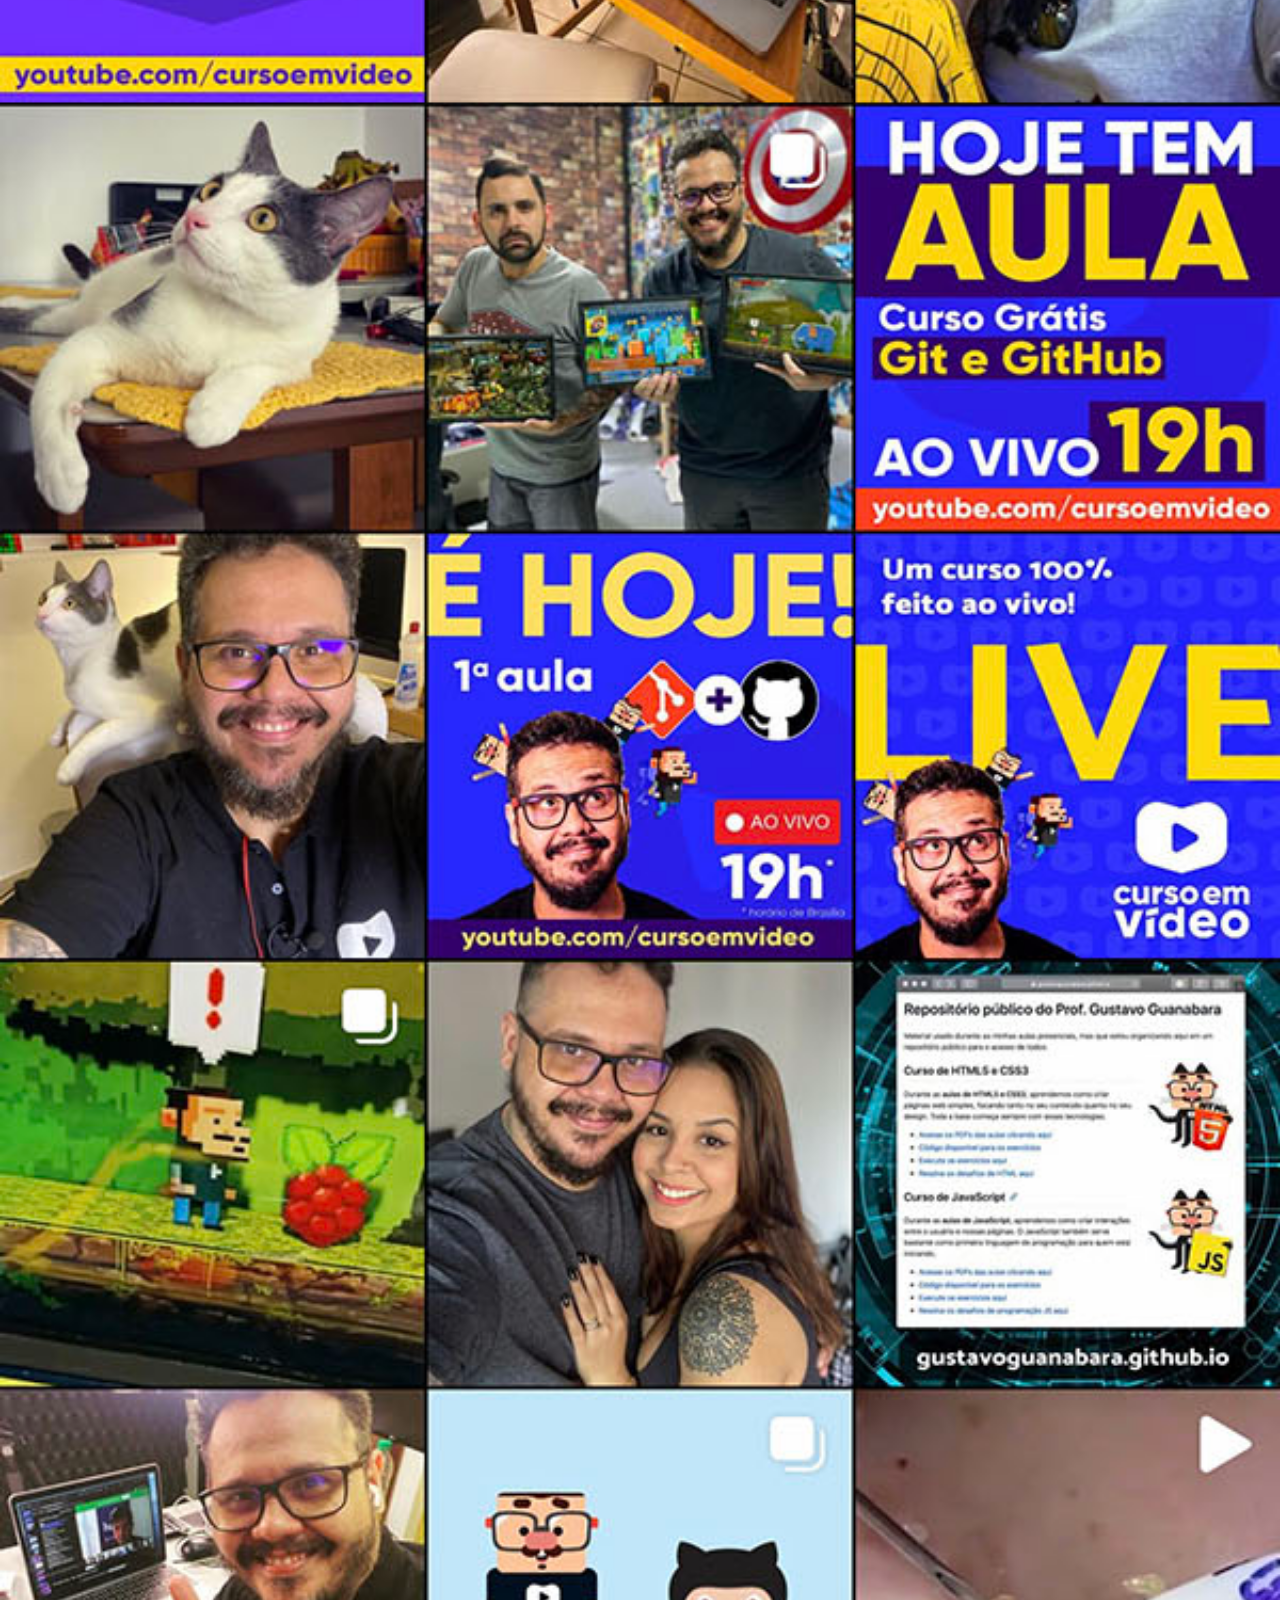
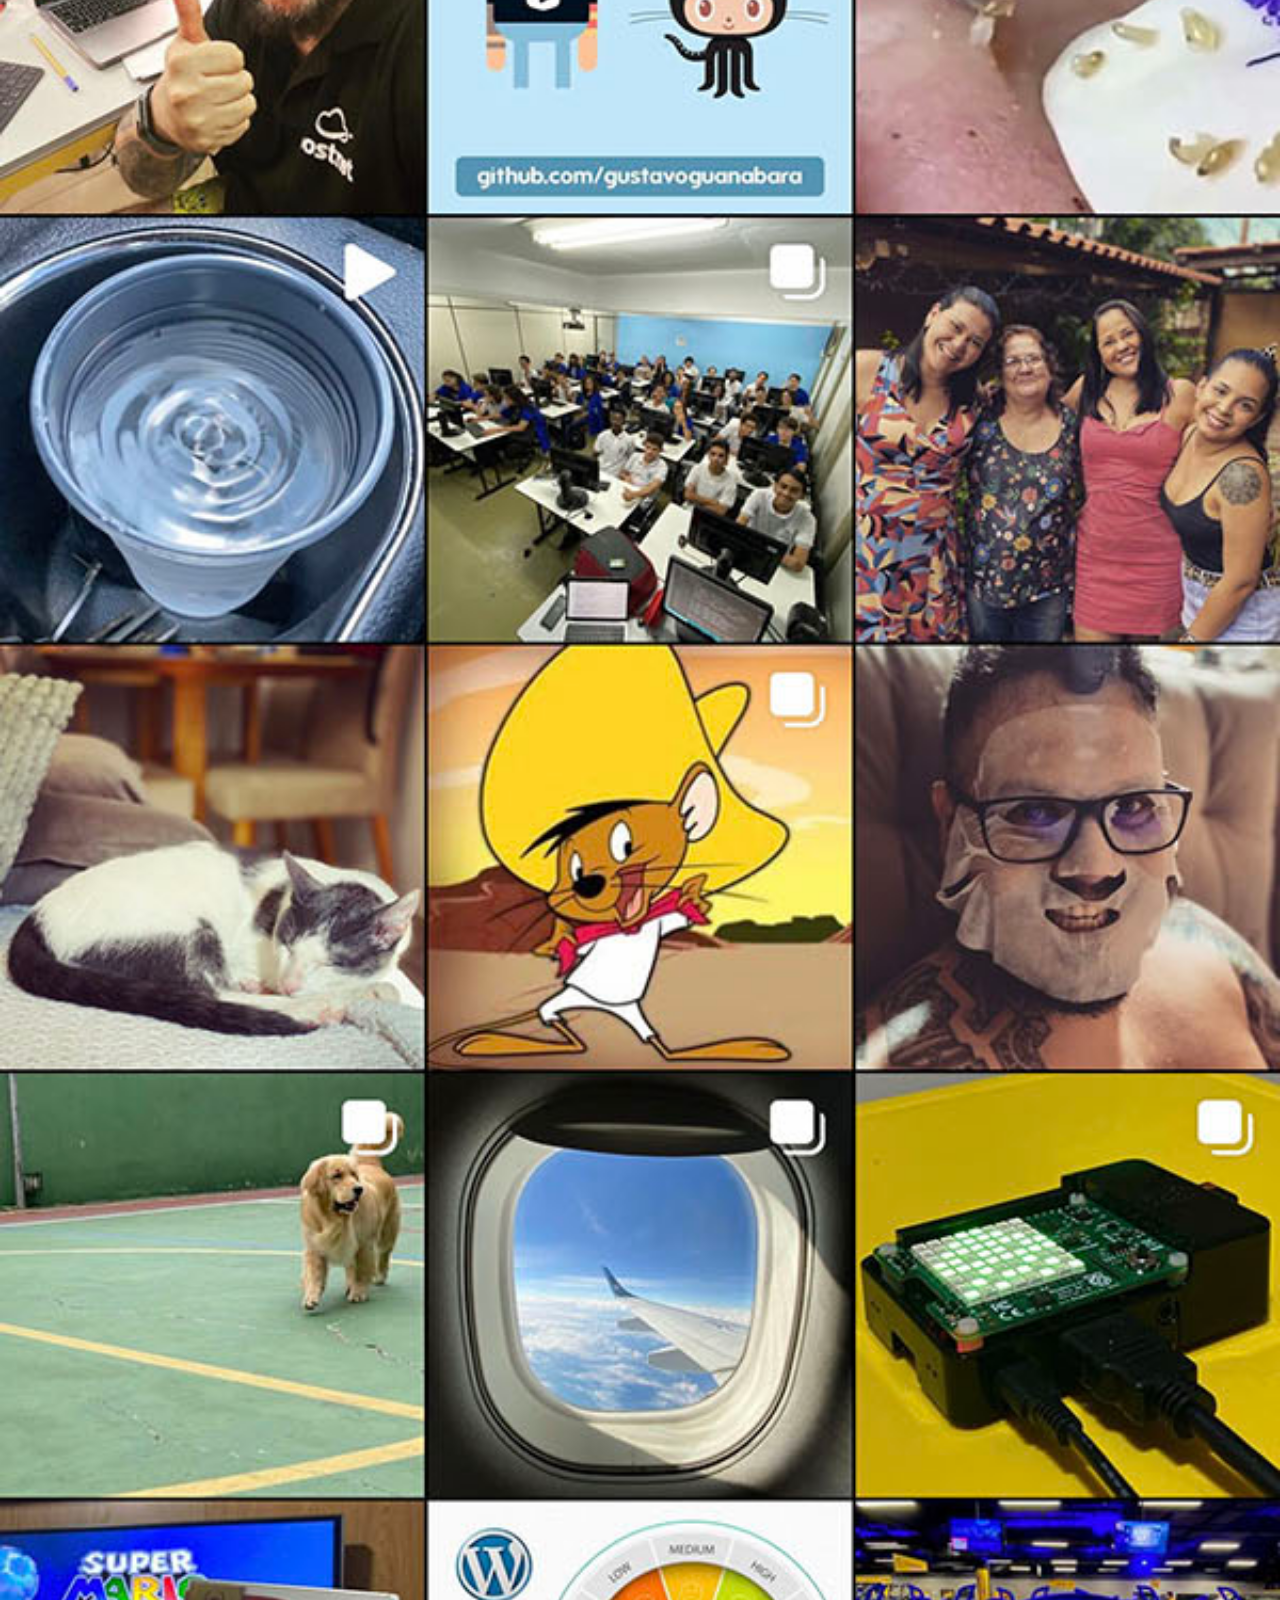
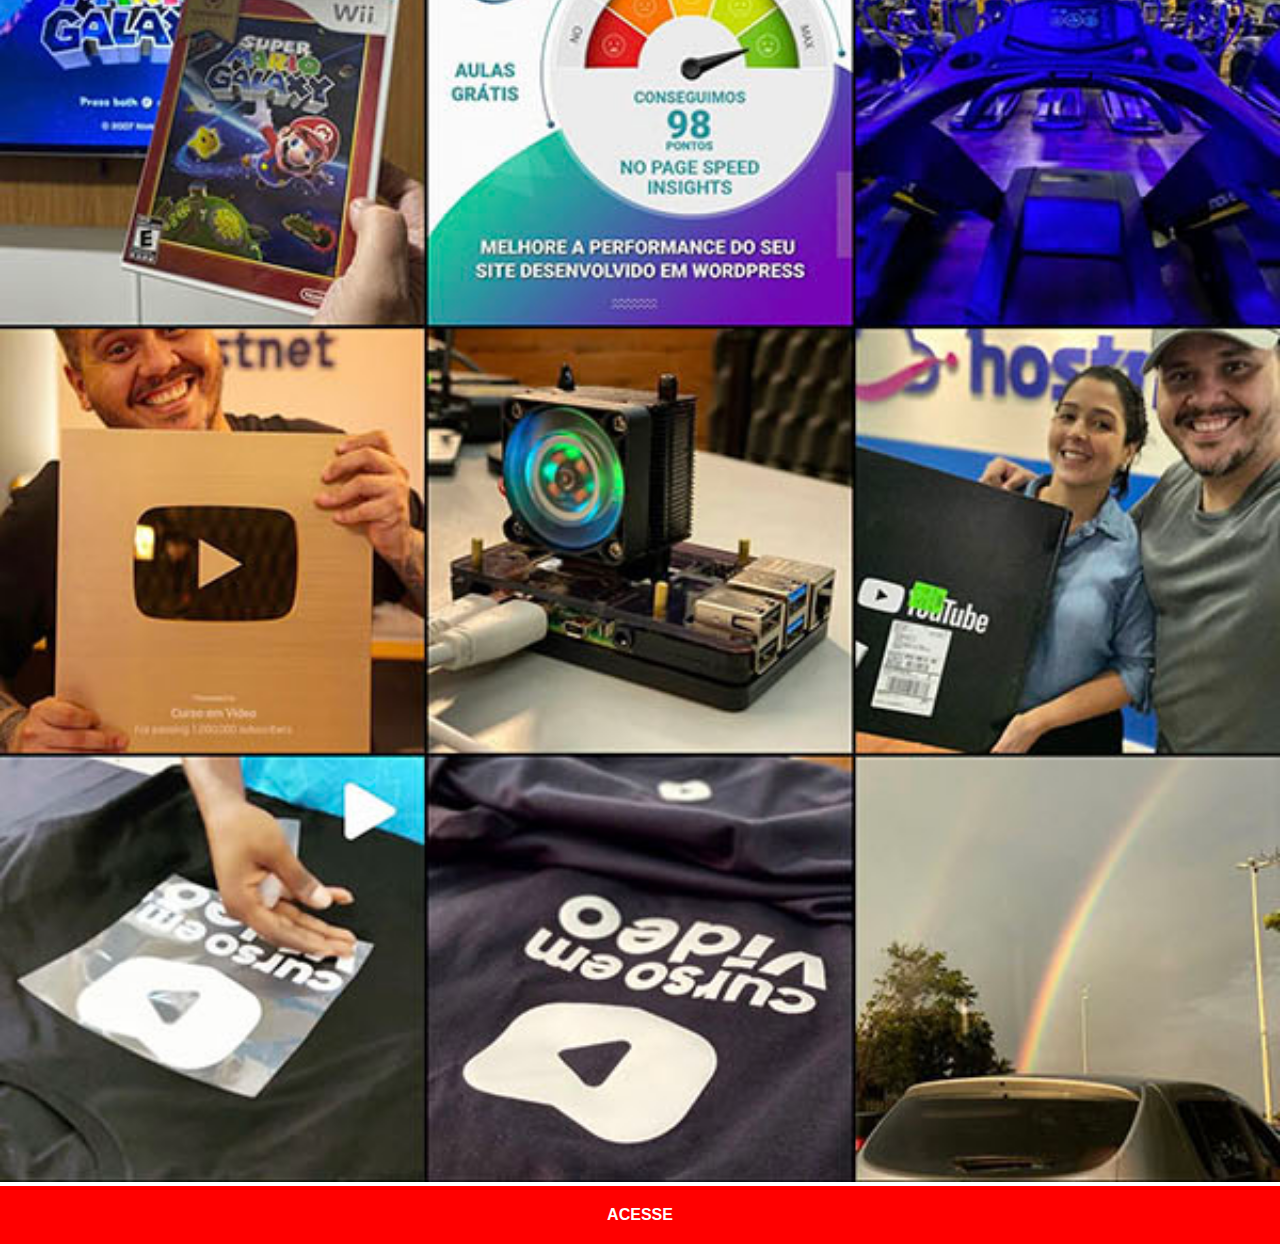
<file: instagram.html>
<!DOCTYPE html>
<html lang="pt-br">
<head>
    <meta charset="UTF-8">
    <meta name="viewport" content="width=device-width, initial-scale=1.0">
    <title>Instagram</title>
    <link rel="stylesheet" href="estilos/social.css">
</head>
<body>
    <img src="imagens/tela-instagram.jpg" alt="tela-instagram">
    <a href="https://www.instagram.com/gustavoguanabara/" target="_blank">ACESSE</a>
</body>
</html>
</file>
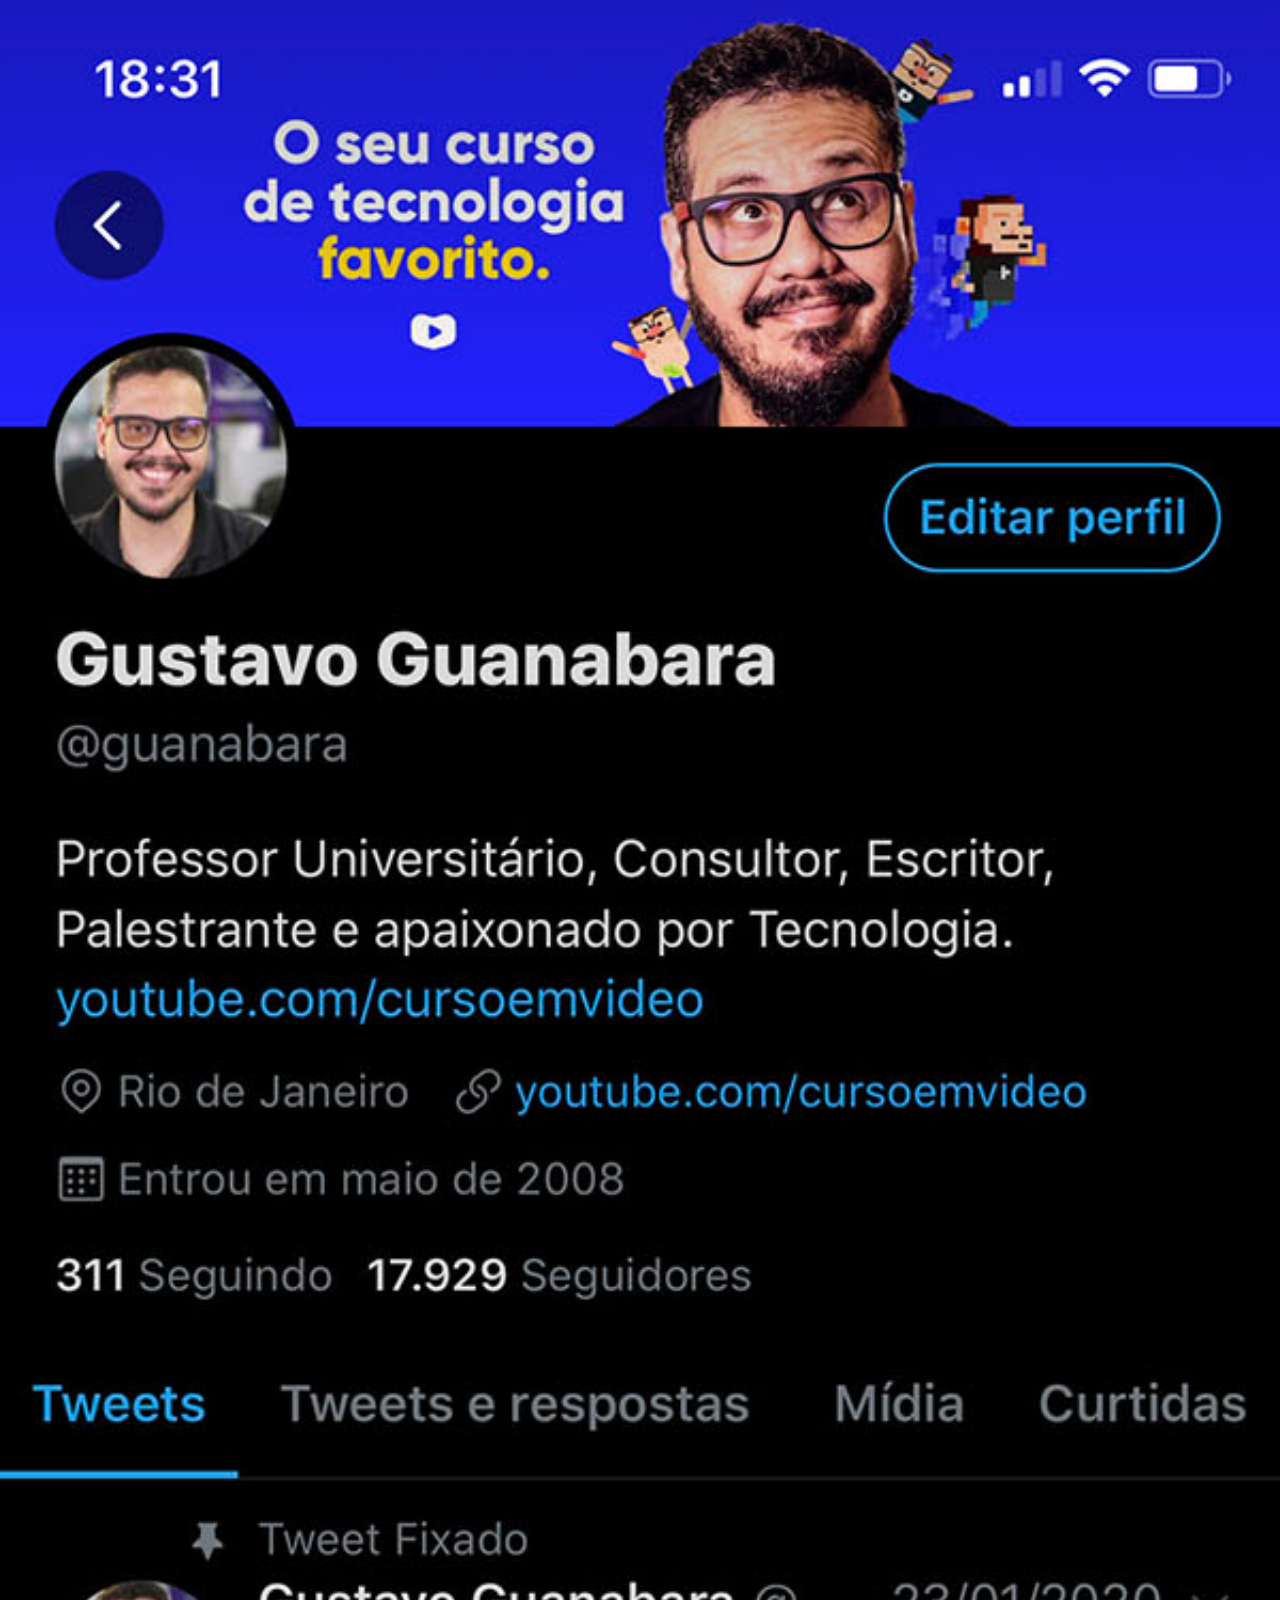
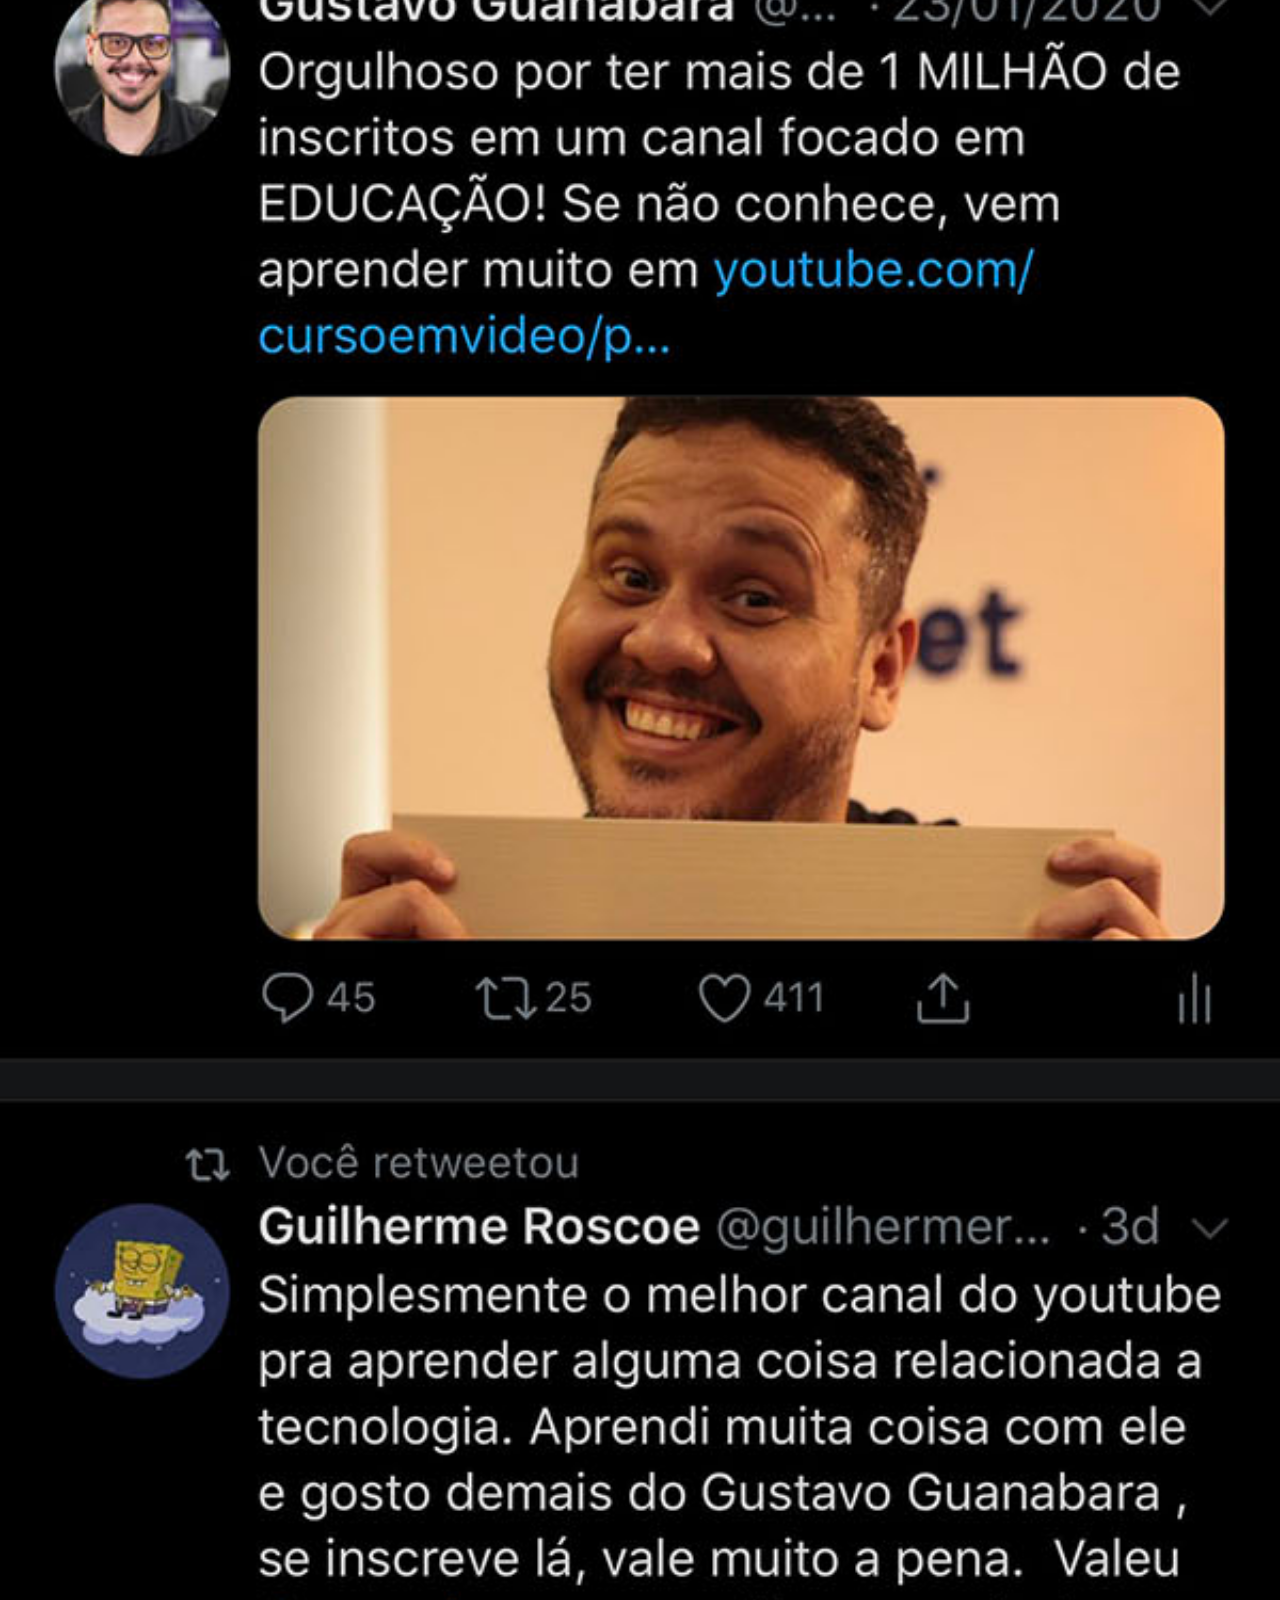
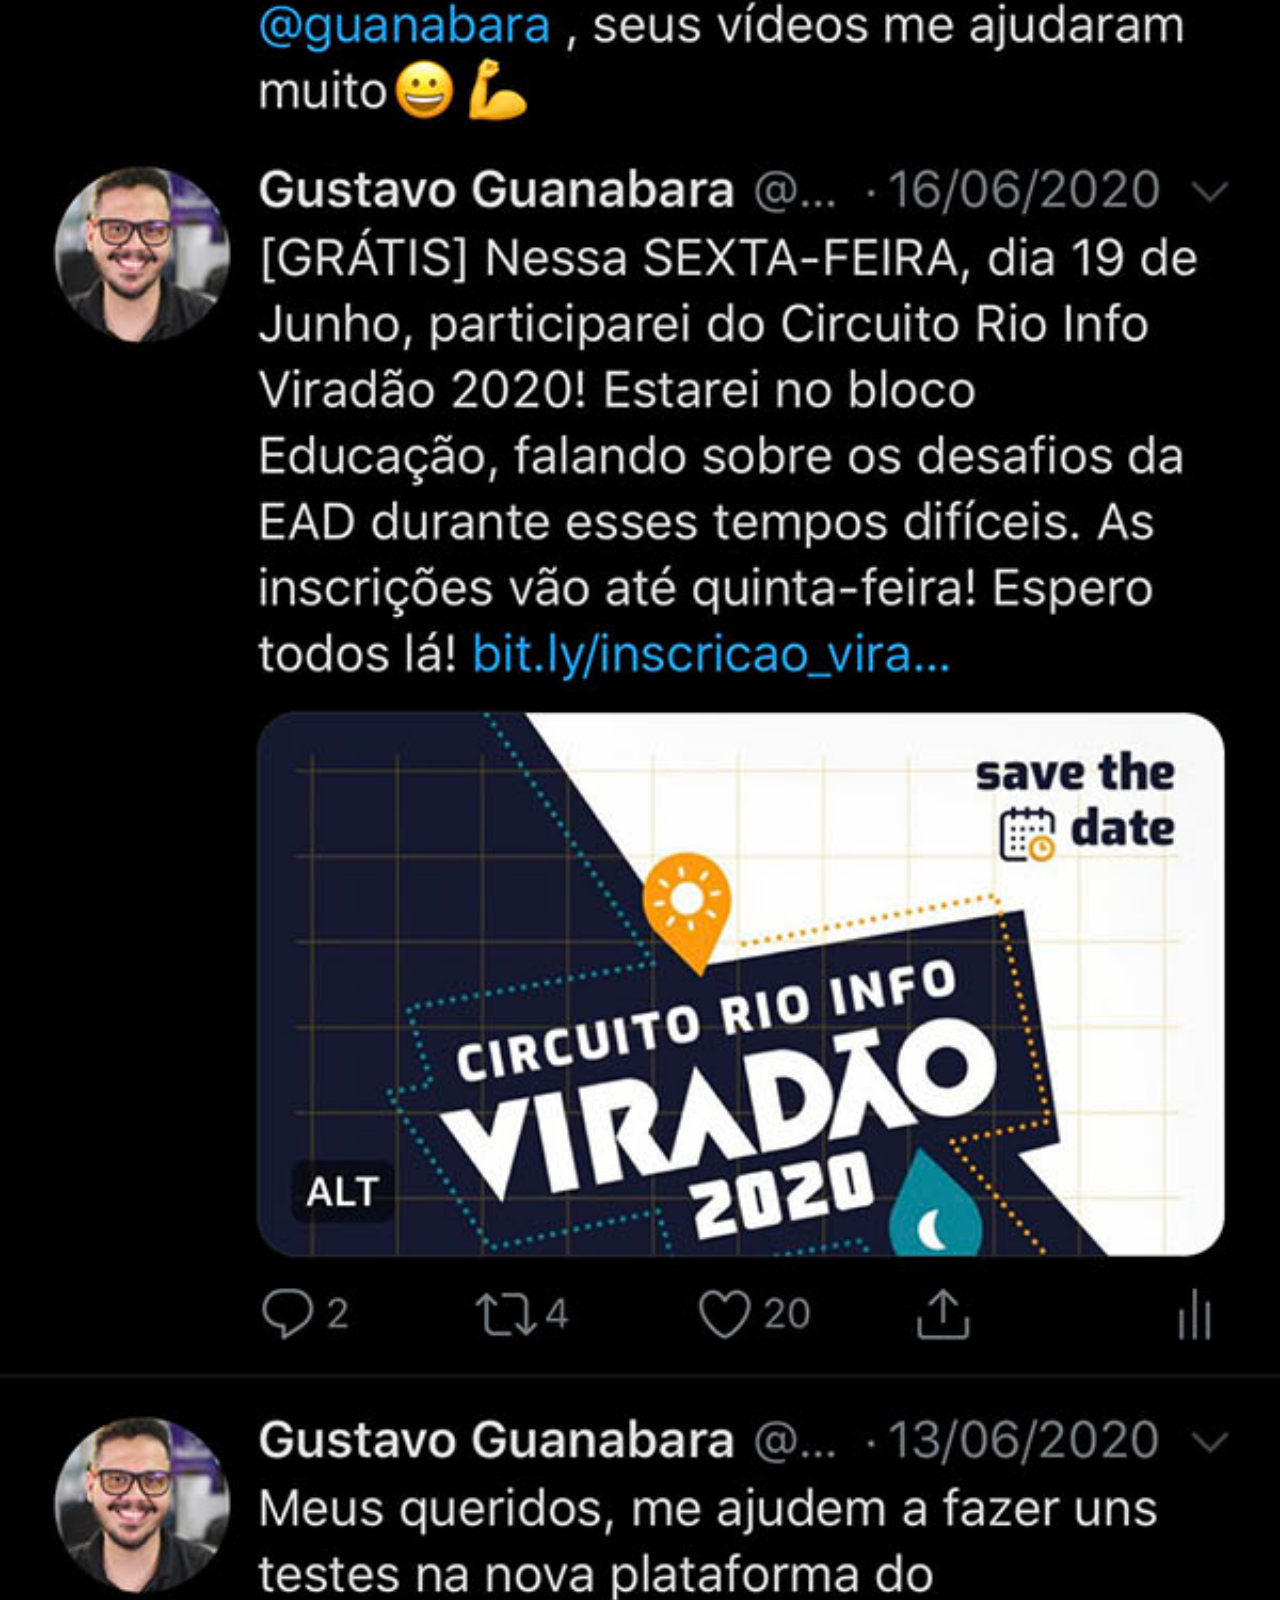
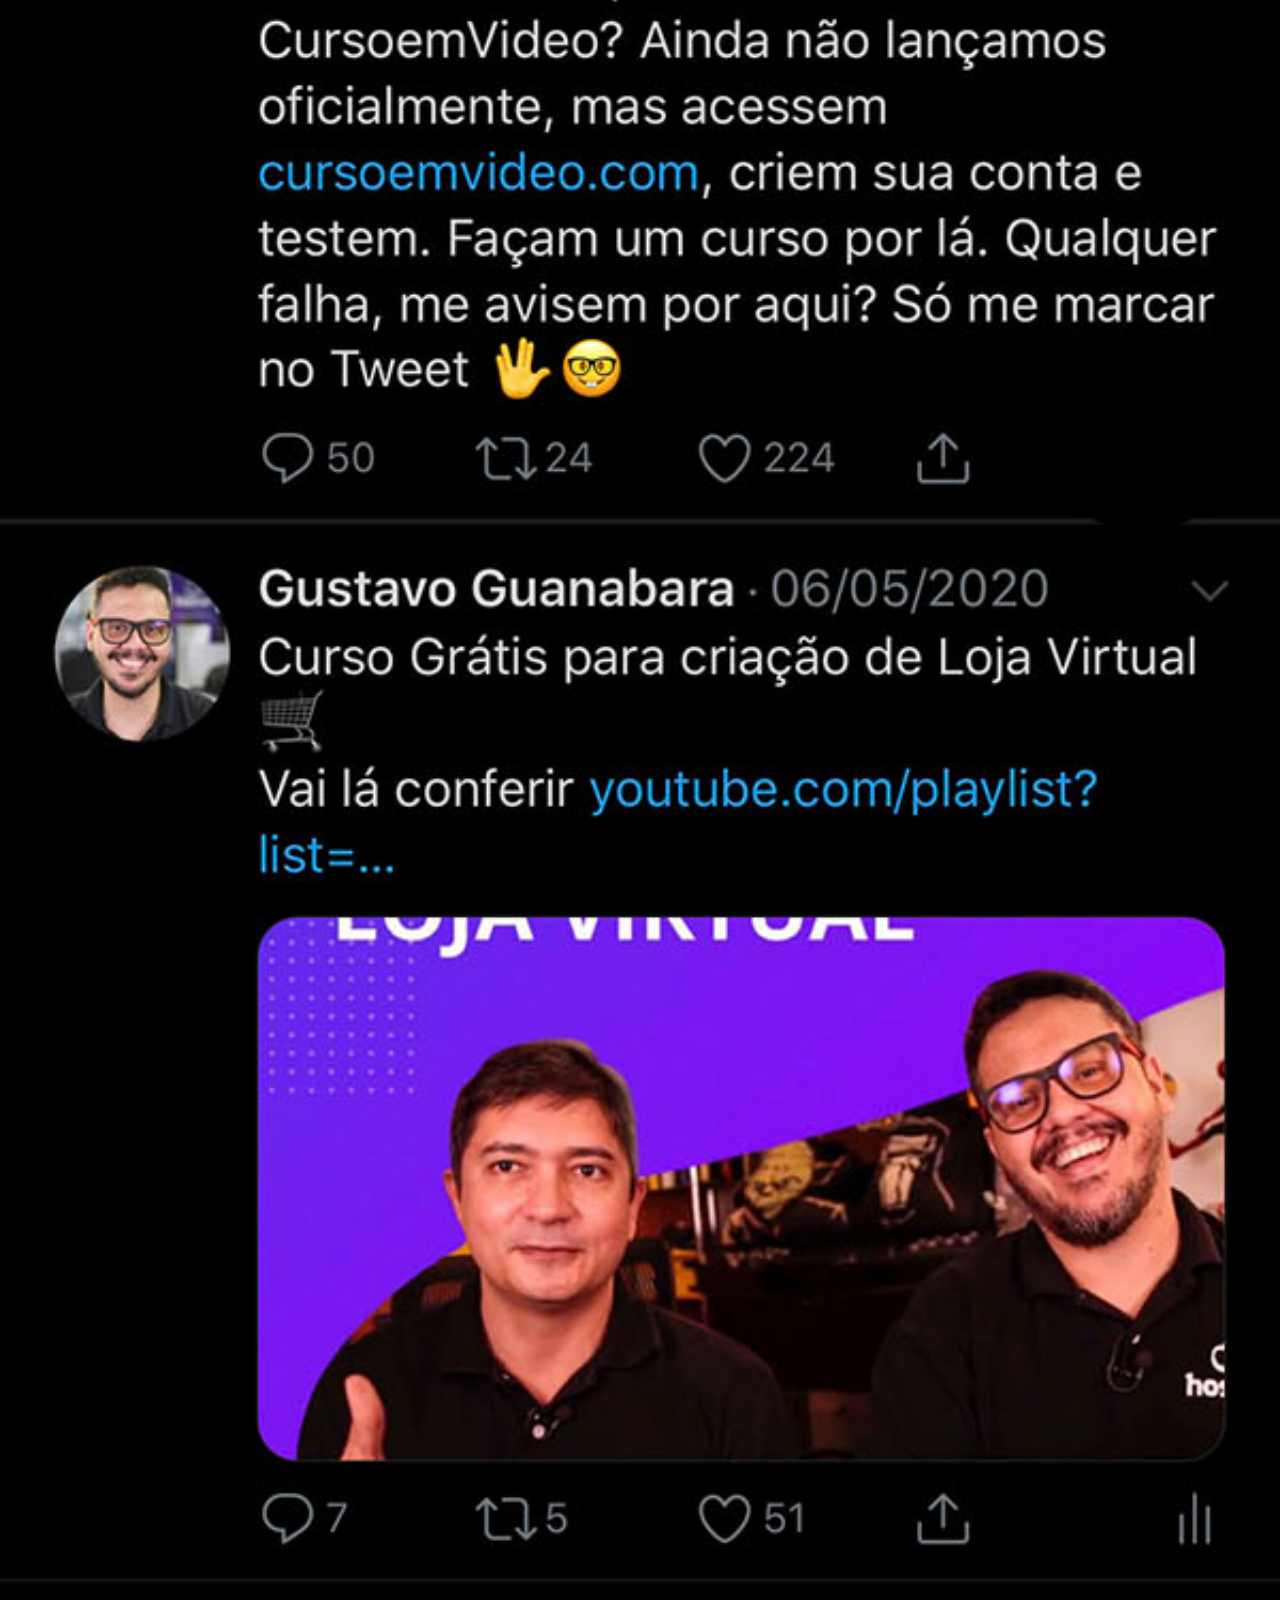
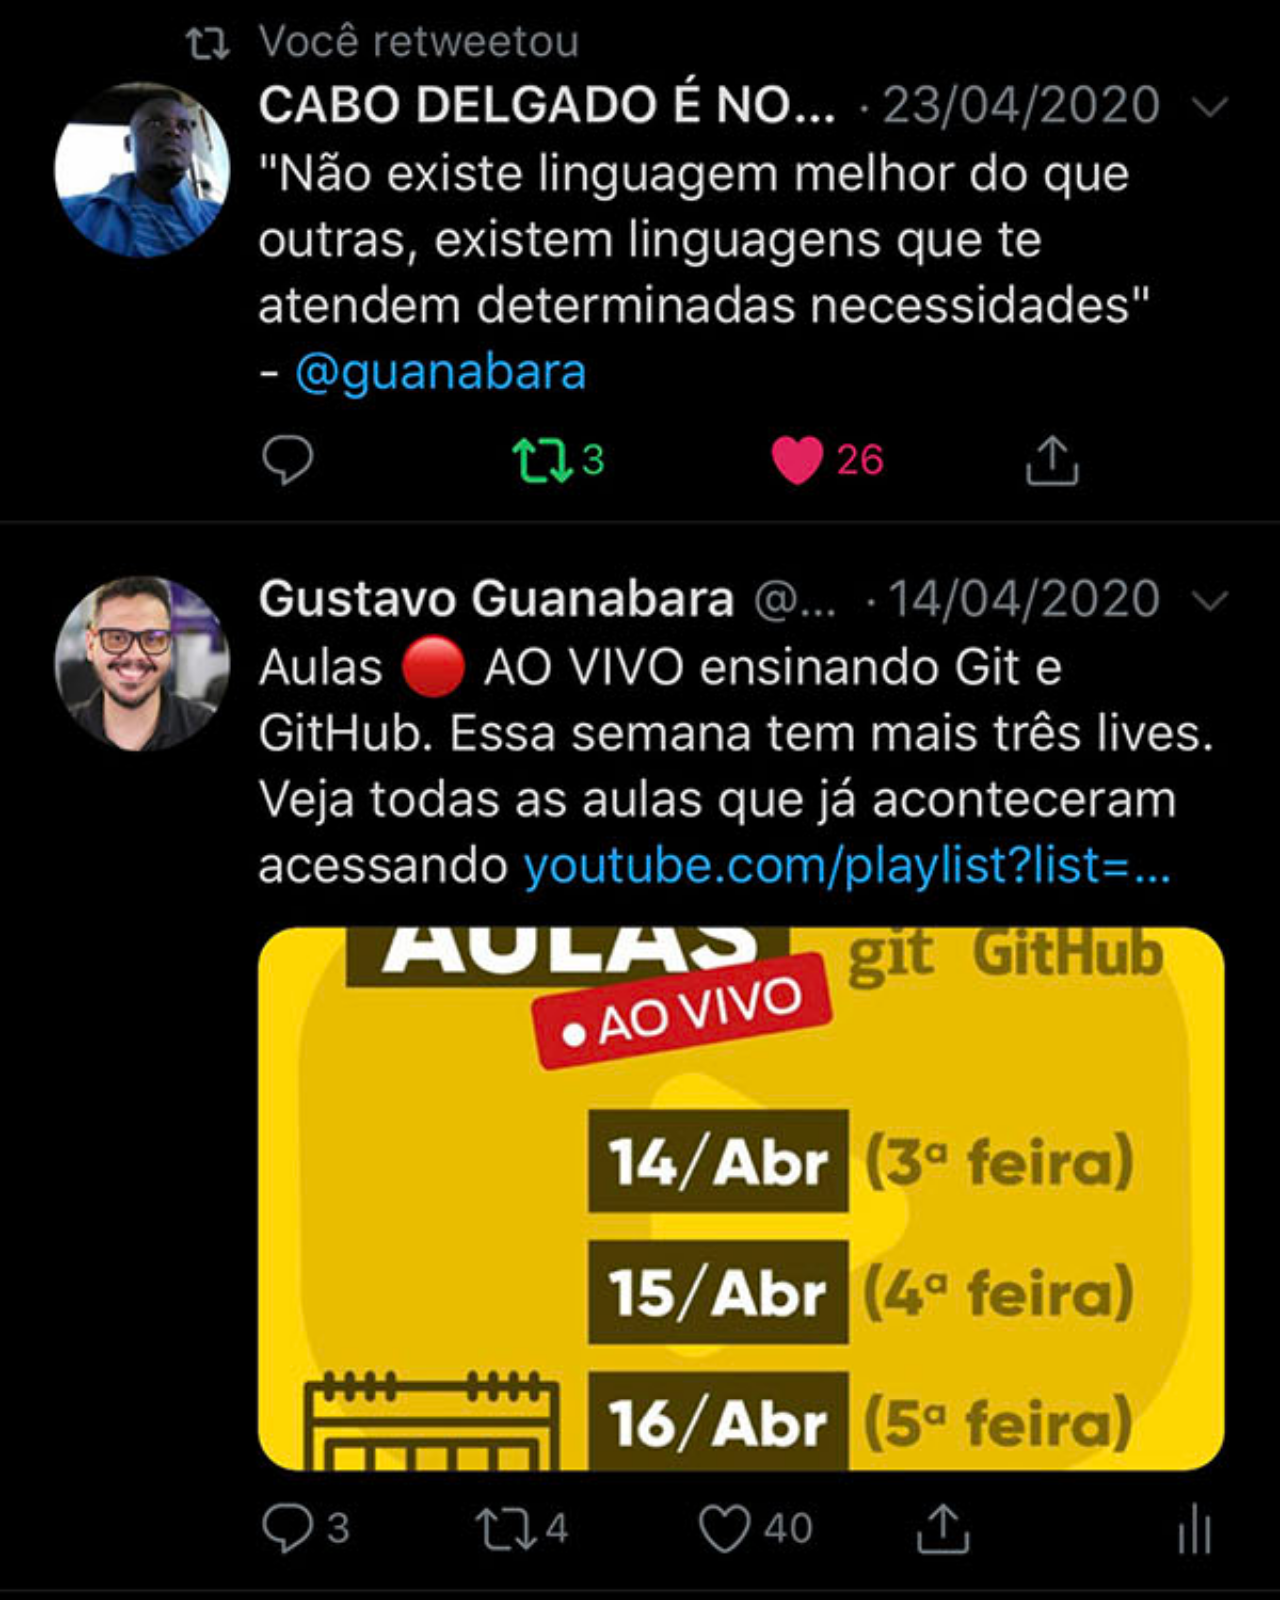
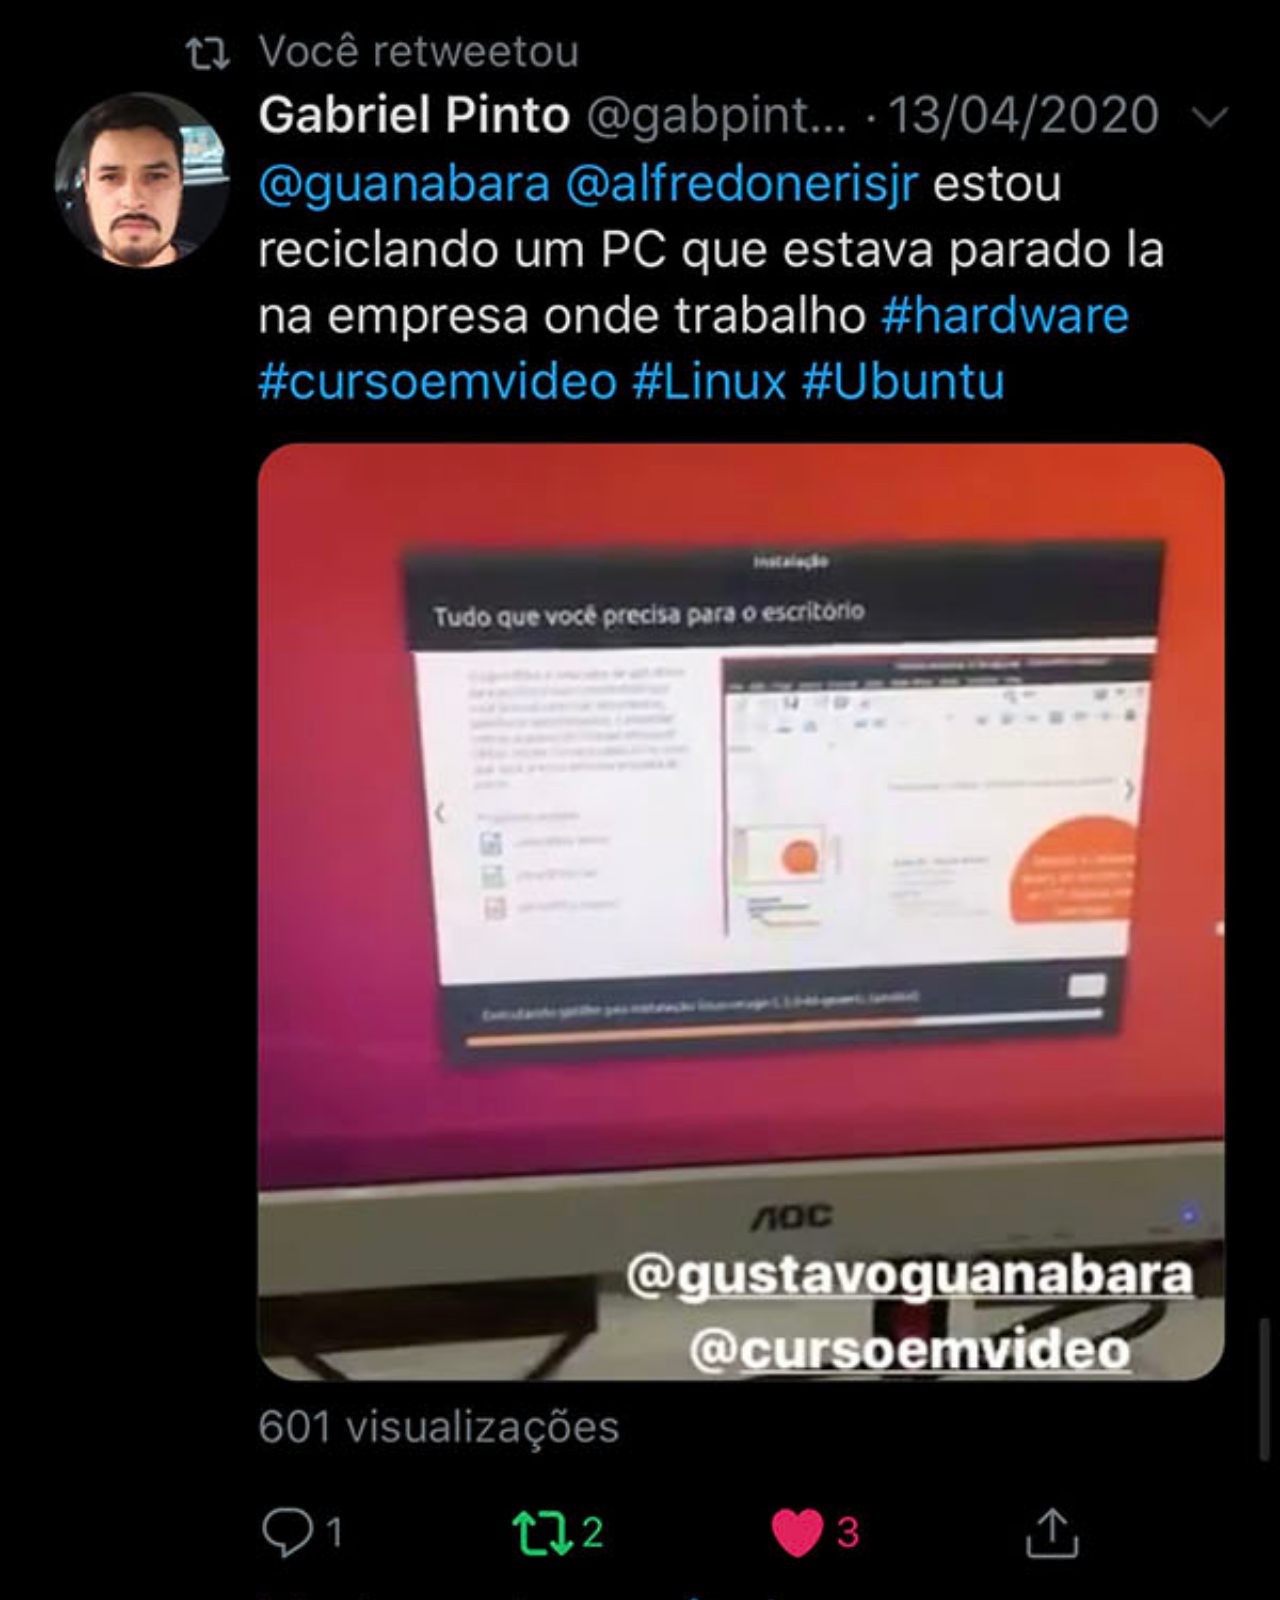
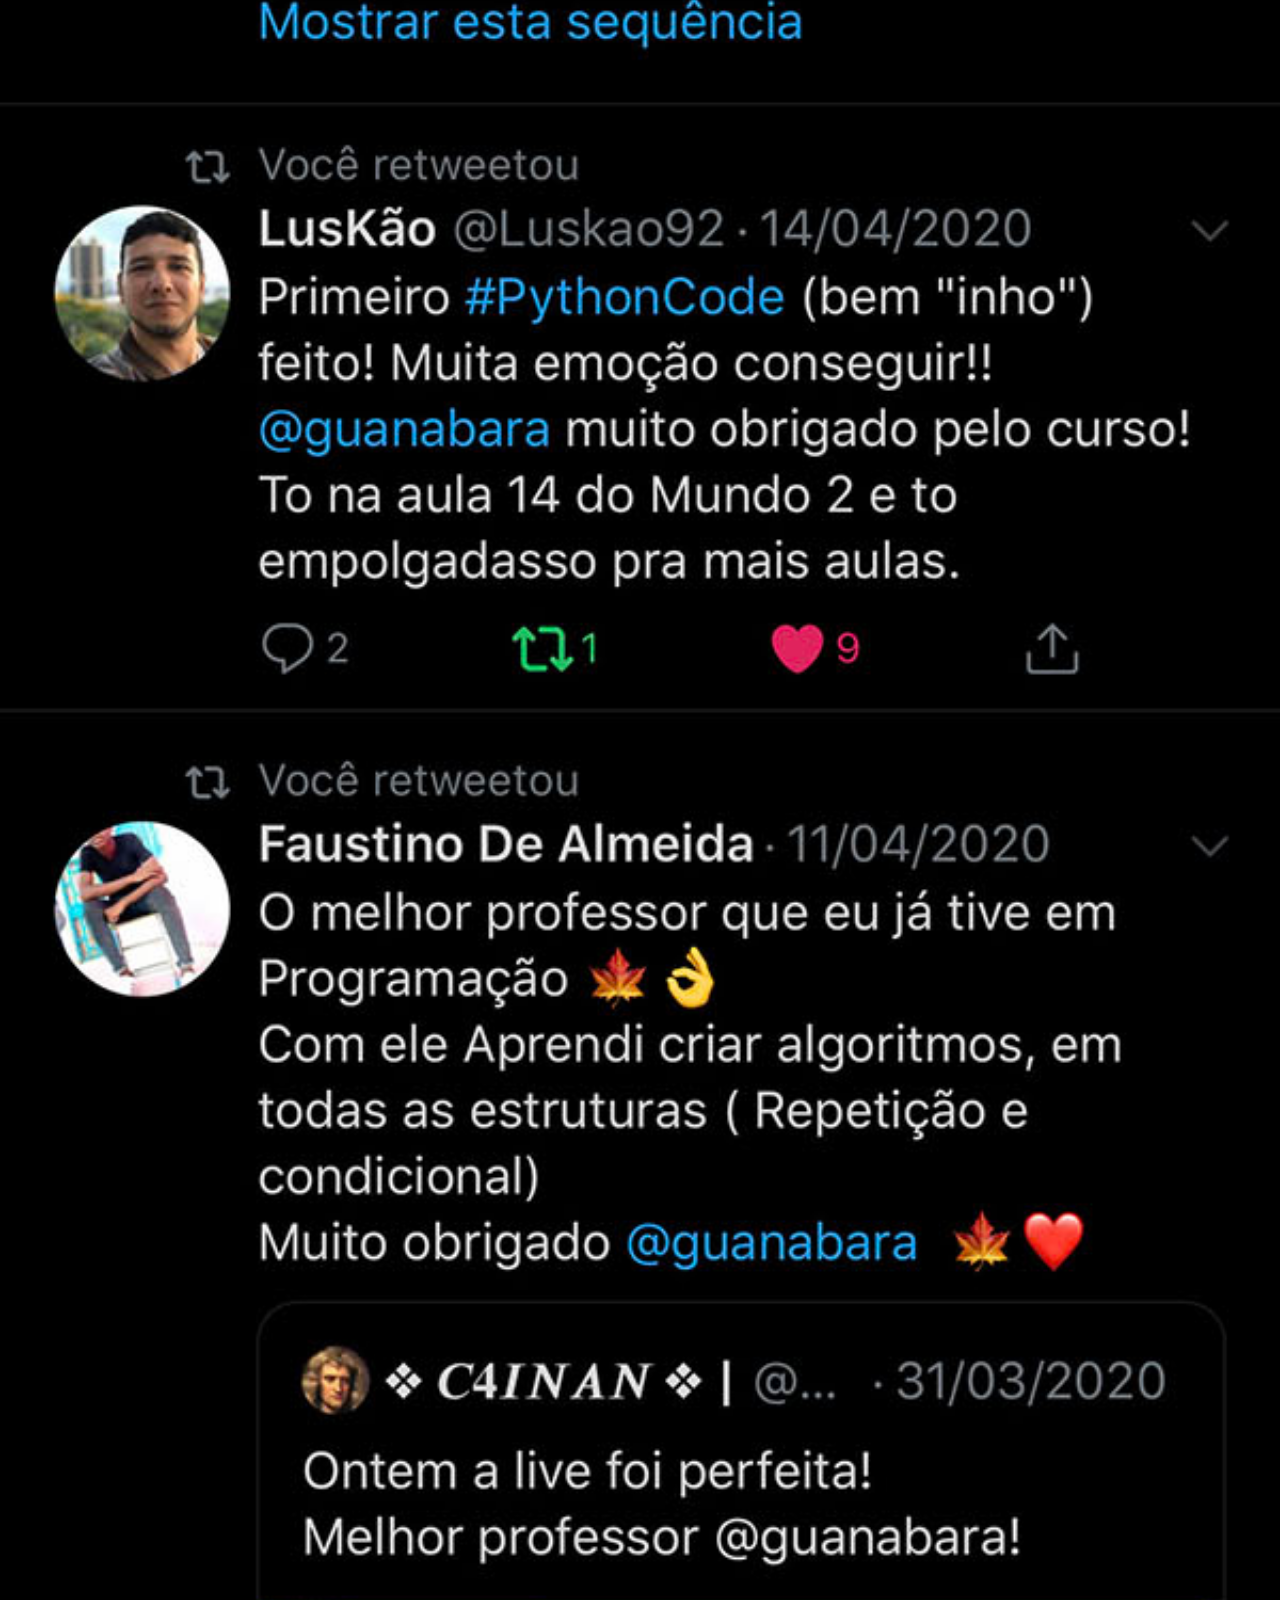
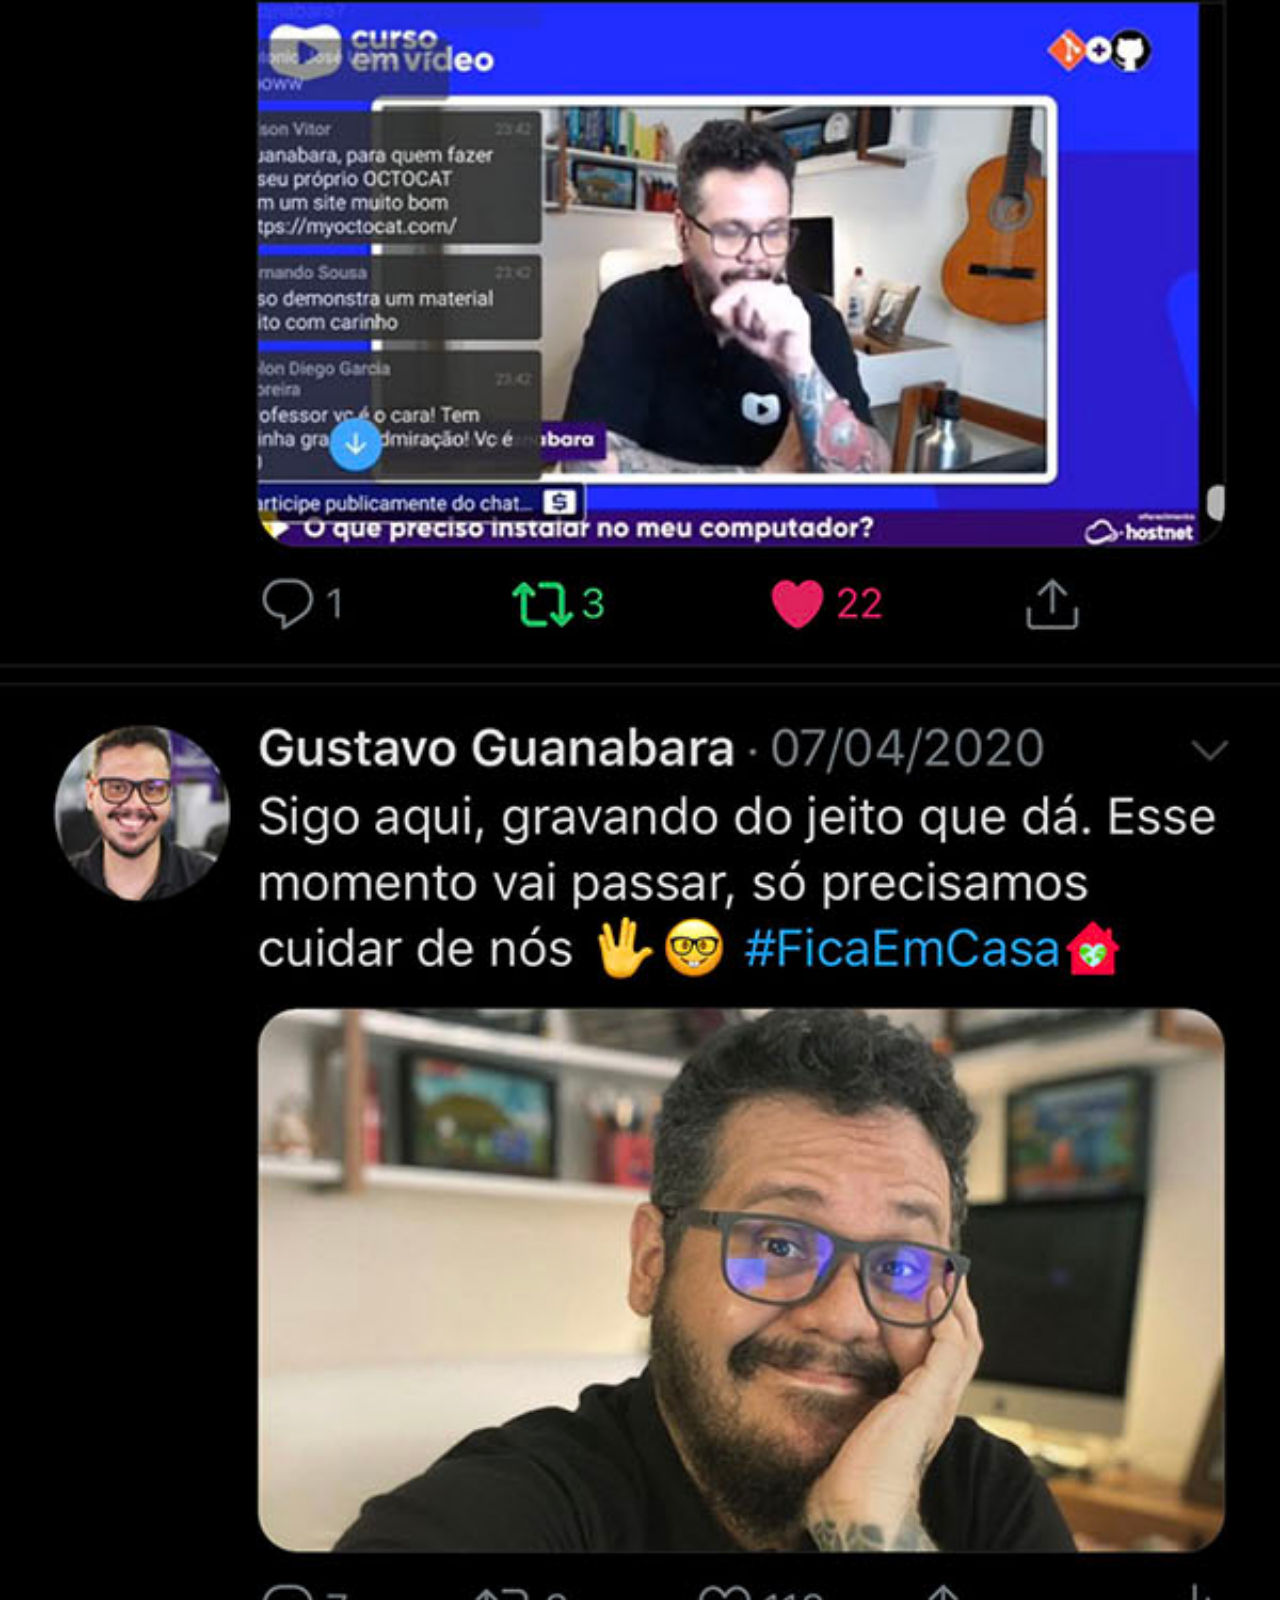
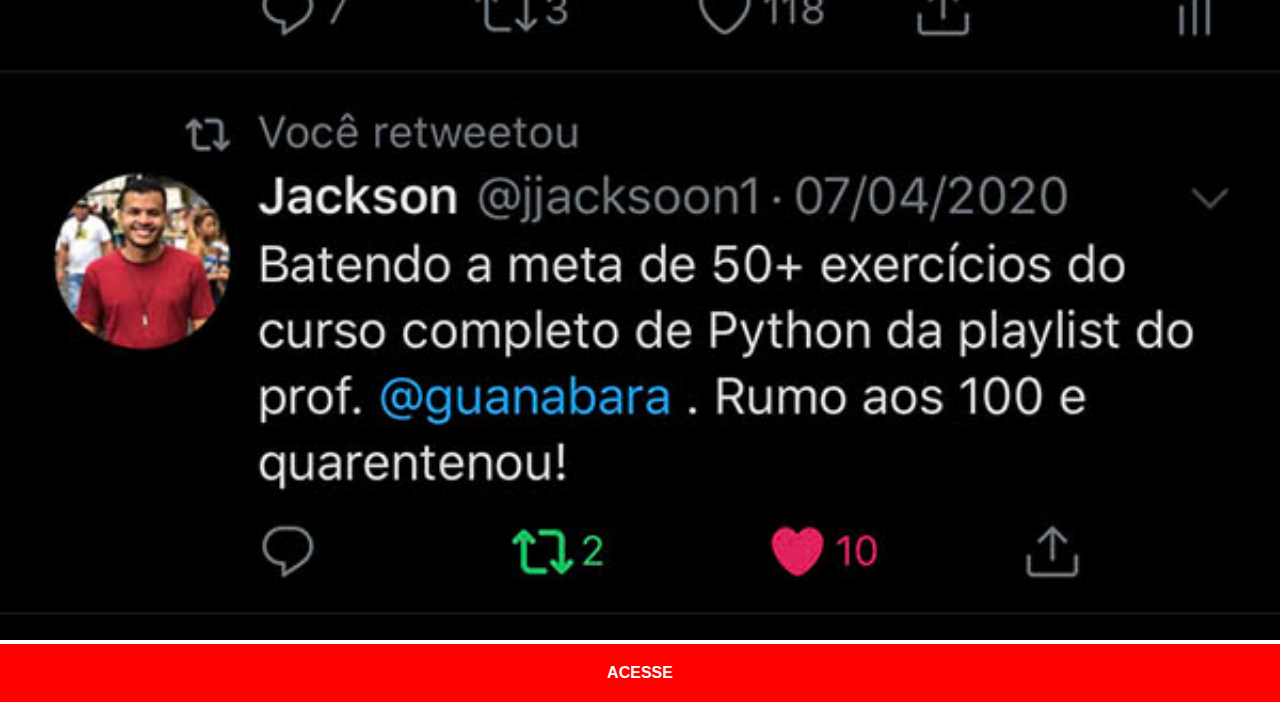
<file: twitter.html>
<!DOCTYPE html>
<html lang="pt-br">
<head>
    <meta charset="UTF-8">
    <meta name="viewport" content="width=device-width, initial-scale=1.0">
    <title>Twitter</title>
    <link rel="stylesheet" href="estilos/social.css">
</head>
<body>
    <img src="imagens/tela-twitter.jpg" alt="tela-twitter">
    <a href="https://twitter.com/guanabara" target="_blank">ACESSE</a>
</body>
</html>
</file>
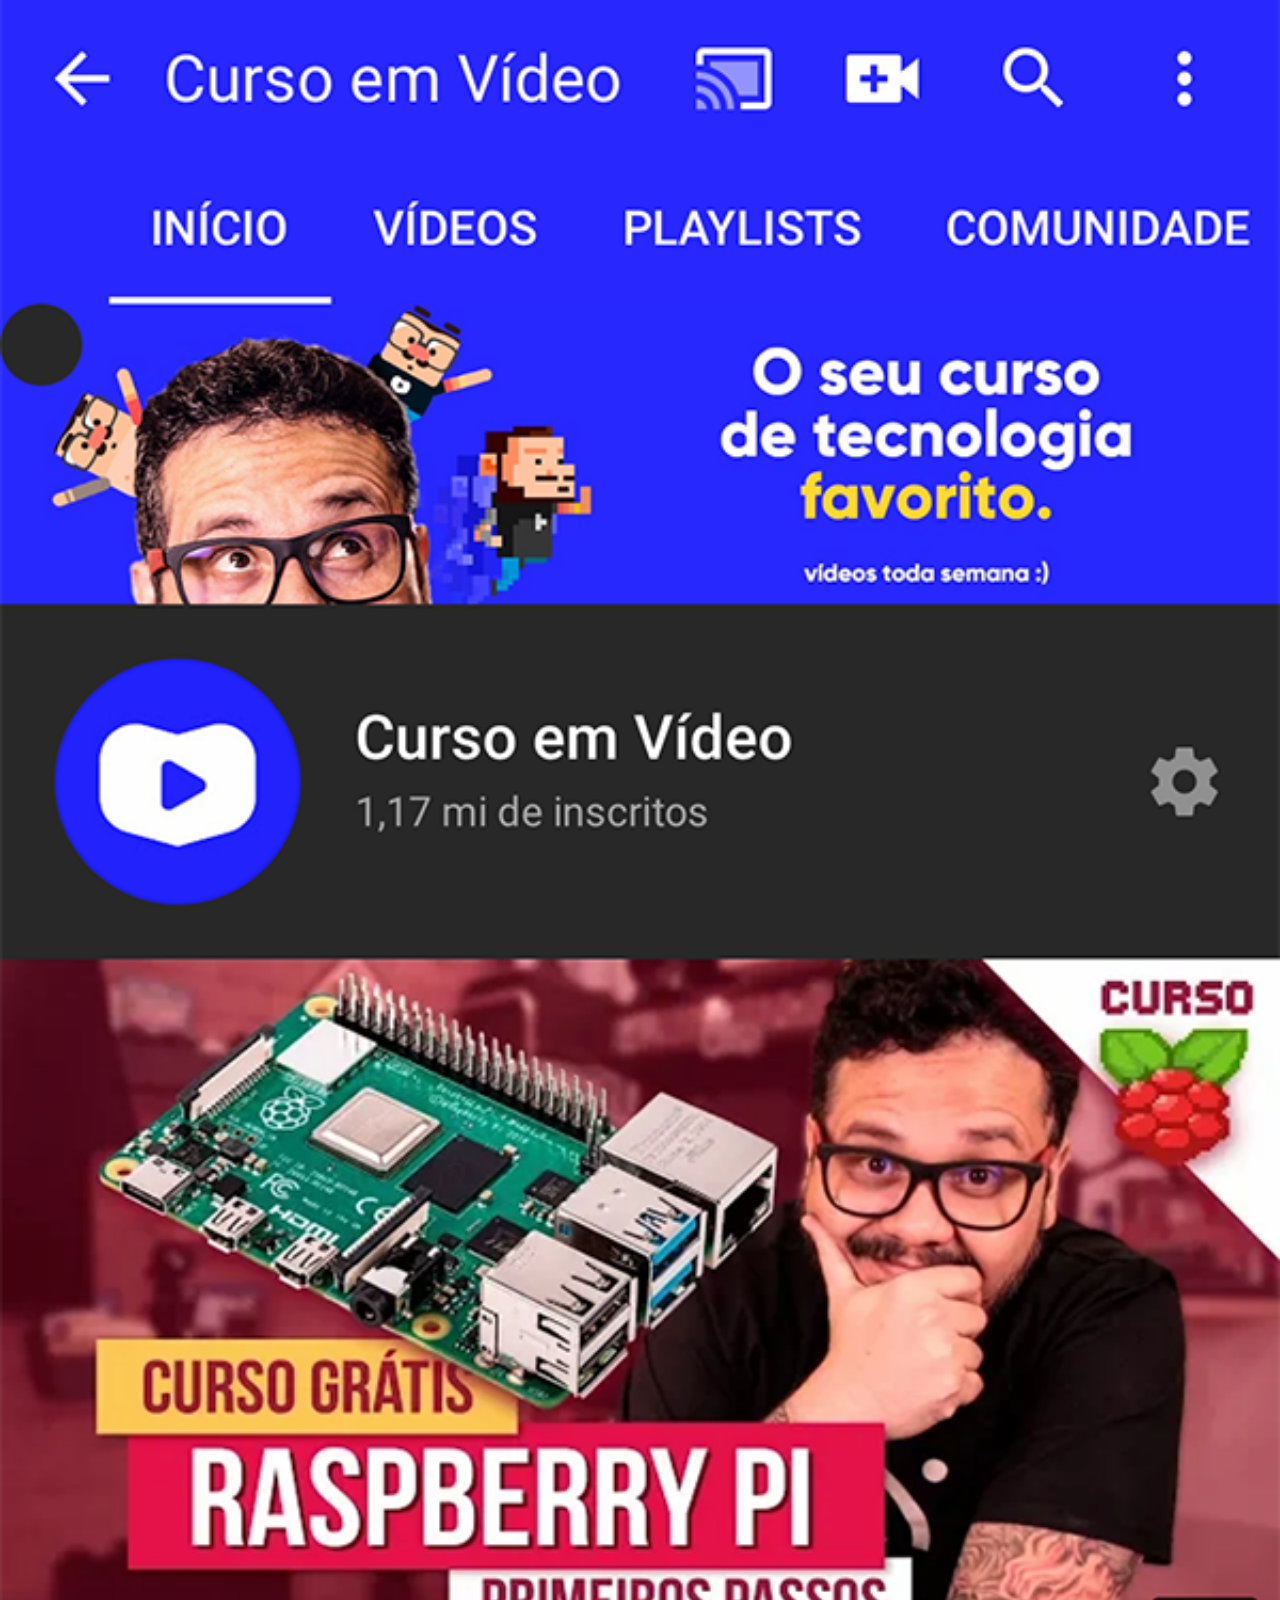
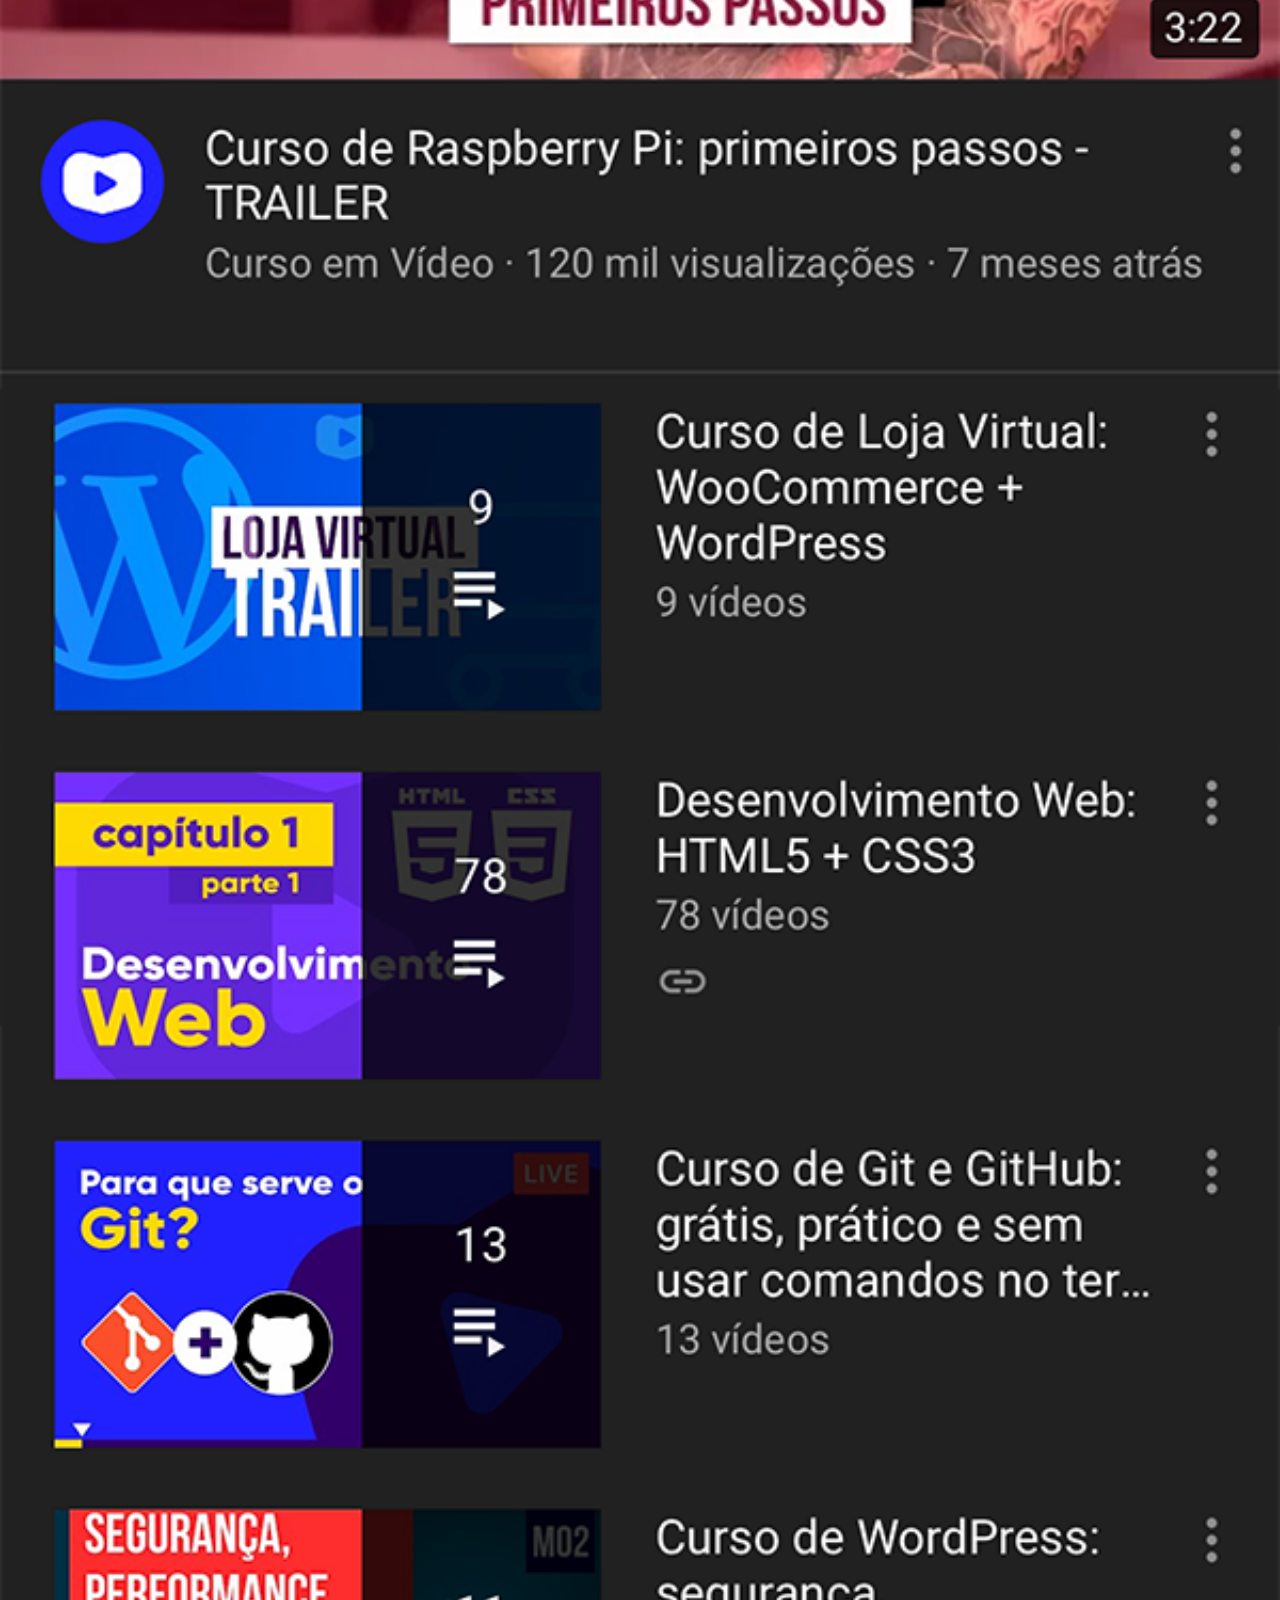
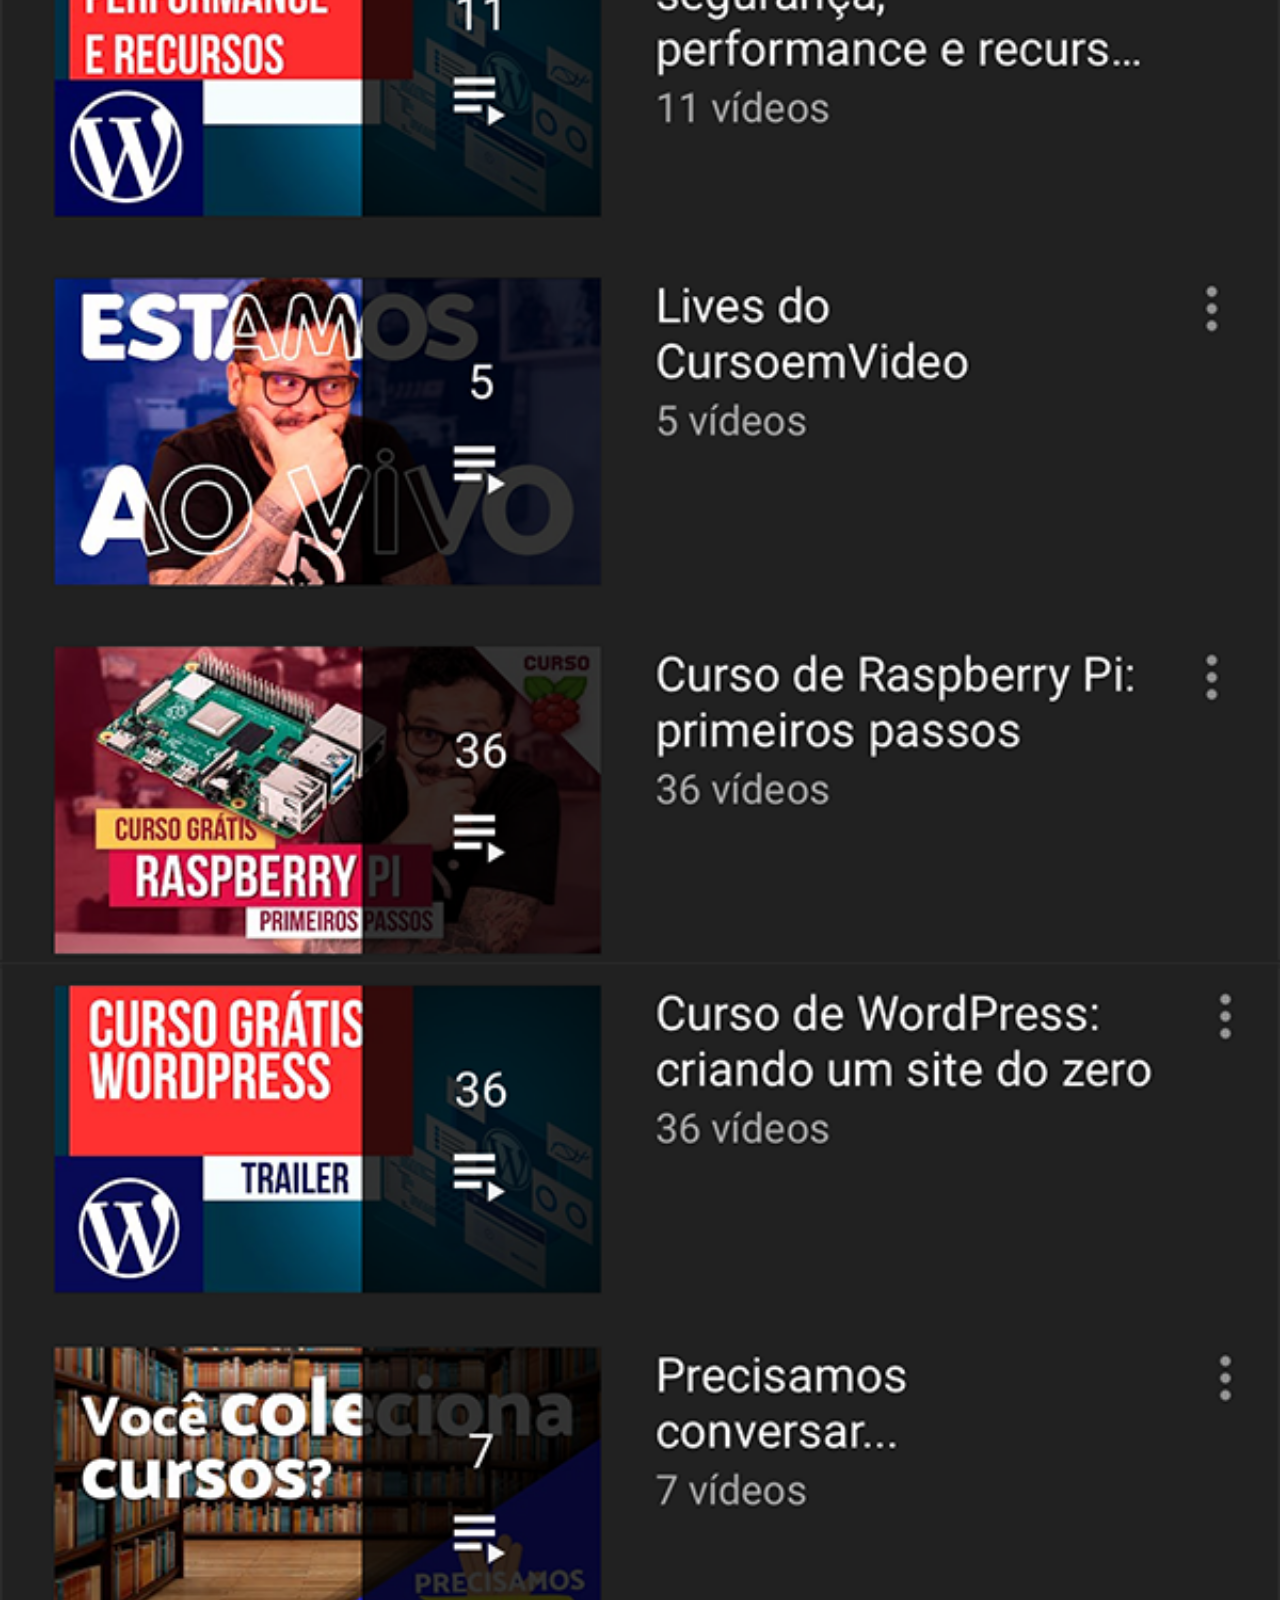
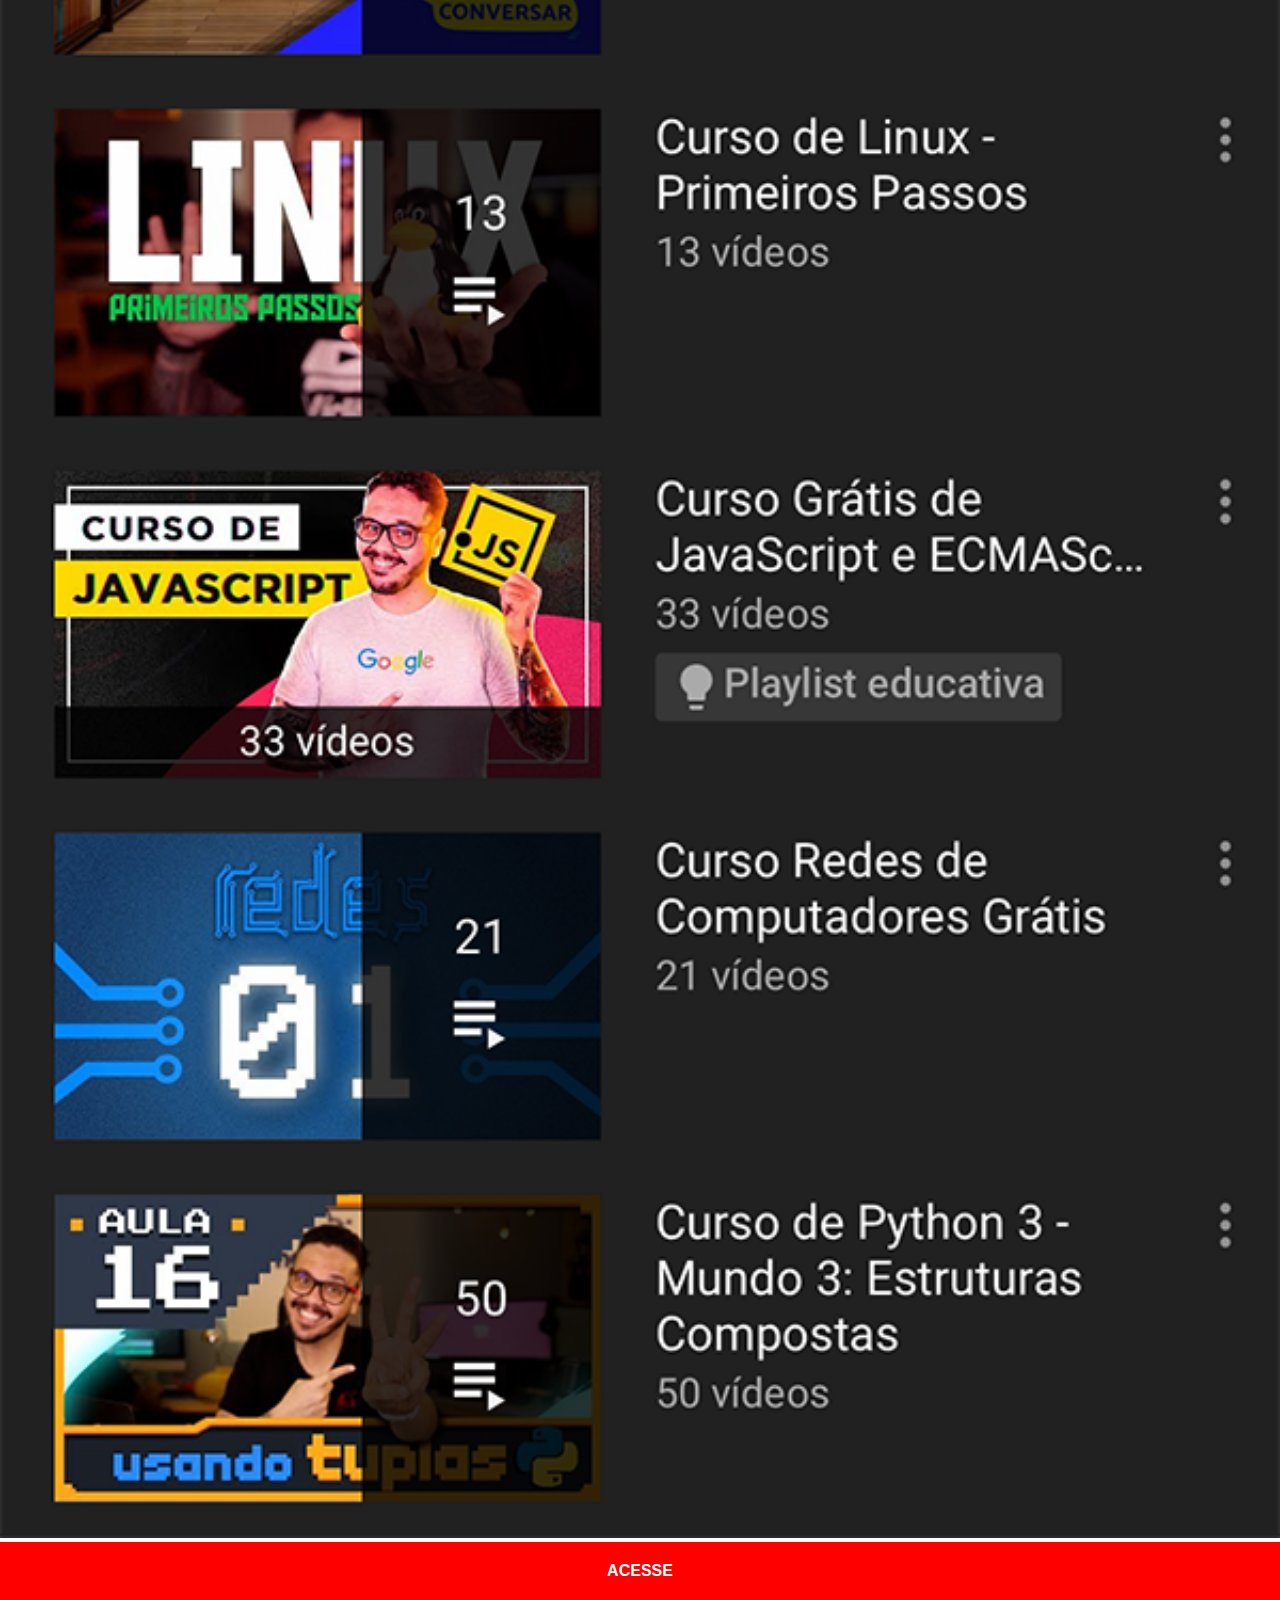
<file: youtube.html>
<!DOCTYPE html>
<html lang="pt-br">
<head>
    <meta charset="UTF-8">
    <meta name="viewport" content="width=device-width, initial-scale=1.0">
    <title>Youtube</title>
    <link rel="stylesheet" href="estilos/social.css">
</head>
<body>
    <img src="imagens/tela-youtube.png" alt="tela-youtube">
    <a href="https://www.youtube.com/@CursoemVideo/playlists" target="_blank">ACESSE</a>
</body>
</html>
</file>
<file: estilos/style.css>
@charset "UTF-8";

*{
    margin: 0px;
    padding: 0px;
    font-family: Arial, Helvetica, sans-serif;
}

html, body{
    height: 100vh;
    width: 100vw;
}

body{
    background: url("../imagens/fundo-madeira.jpg") no-repeat top center;
    background-size: cover;
    background-attachment: fixed;
}

main{
    position: relative;
    height: 100vh;
}

section#telefone{
    position: absolute;

    top: 50%;
    left: 50%;

    transform: translate(-50%, -50%);

    height: 627px;
    width: 311px;

    background: url("../imagens/frame-iphone.png") no-repeat;
}

section#redes-sociais{
    text-align: right;
}

section#redes-sociais img{
    width: 50px;
    margin: 10px;
    
    border-radius: 50%;

    box-shadow: 2px 2px 5px rgba(0, 0, 0, 0.486);
    box-sizing: border-box;
}

section#redes-sociais img:hover{
    border: 2px solid rgba(255, 255, 255, 0.527);
    transform: translate(-4px, -4px);
    box-shadow: 6px 6px 10px rgba(0, 0, 0, 0.452);
    transition: transform .3s;
}

iframe#tela{
    position: relative;
    top: 80px;
    left: 23px;

    width: 266px;
    height: 470px;
}
</file>
<file: estilos/social.css>
@charset "UTF-8";

*{
    margin: 0px;
    padding: 0px;
    font-family: Arial, Helvetica, sans-serif;
}

::-webkit-scrollbar{
    height: 0px;
    width: 0px;
}

img{
    width: 100vw;
}

a{
    display: block;
    background-color: red;
    color: white;
    text-align: center;
    text-decoration: none;
    padding: 20px;
    font-weight: bolder;
}

a:hover{
    color: black;
}
</file>
